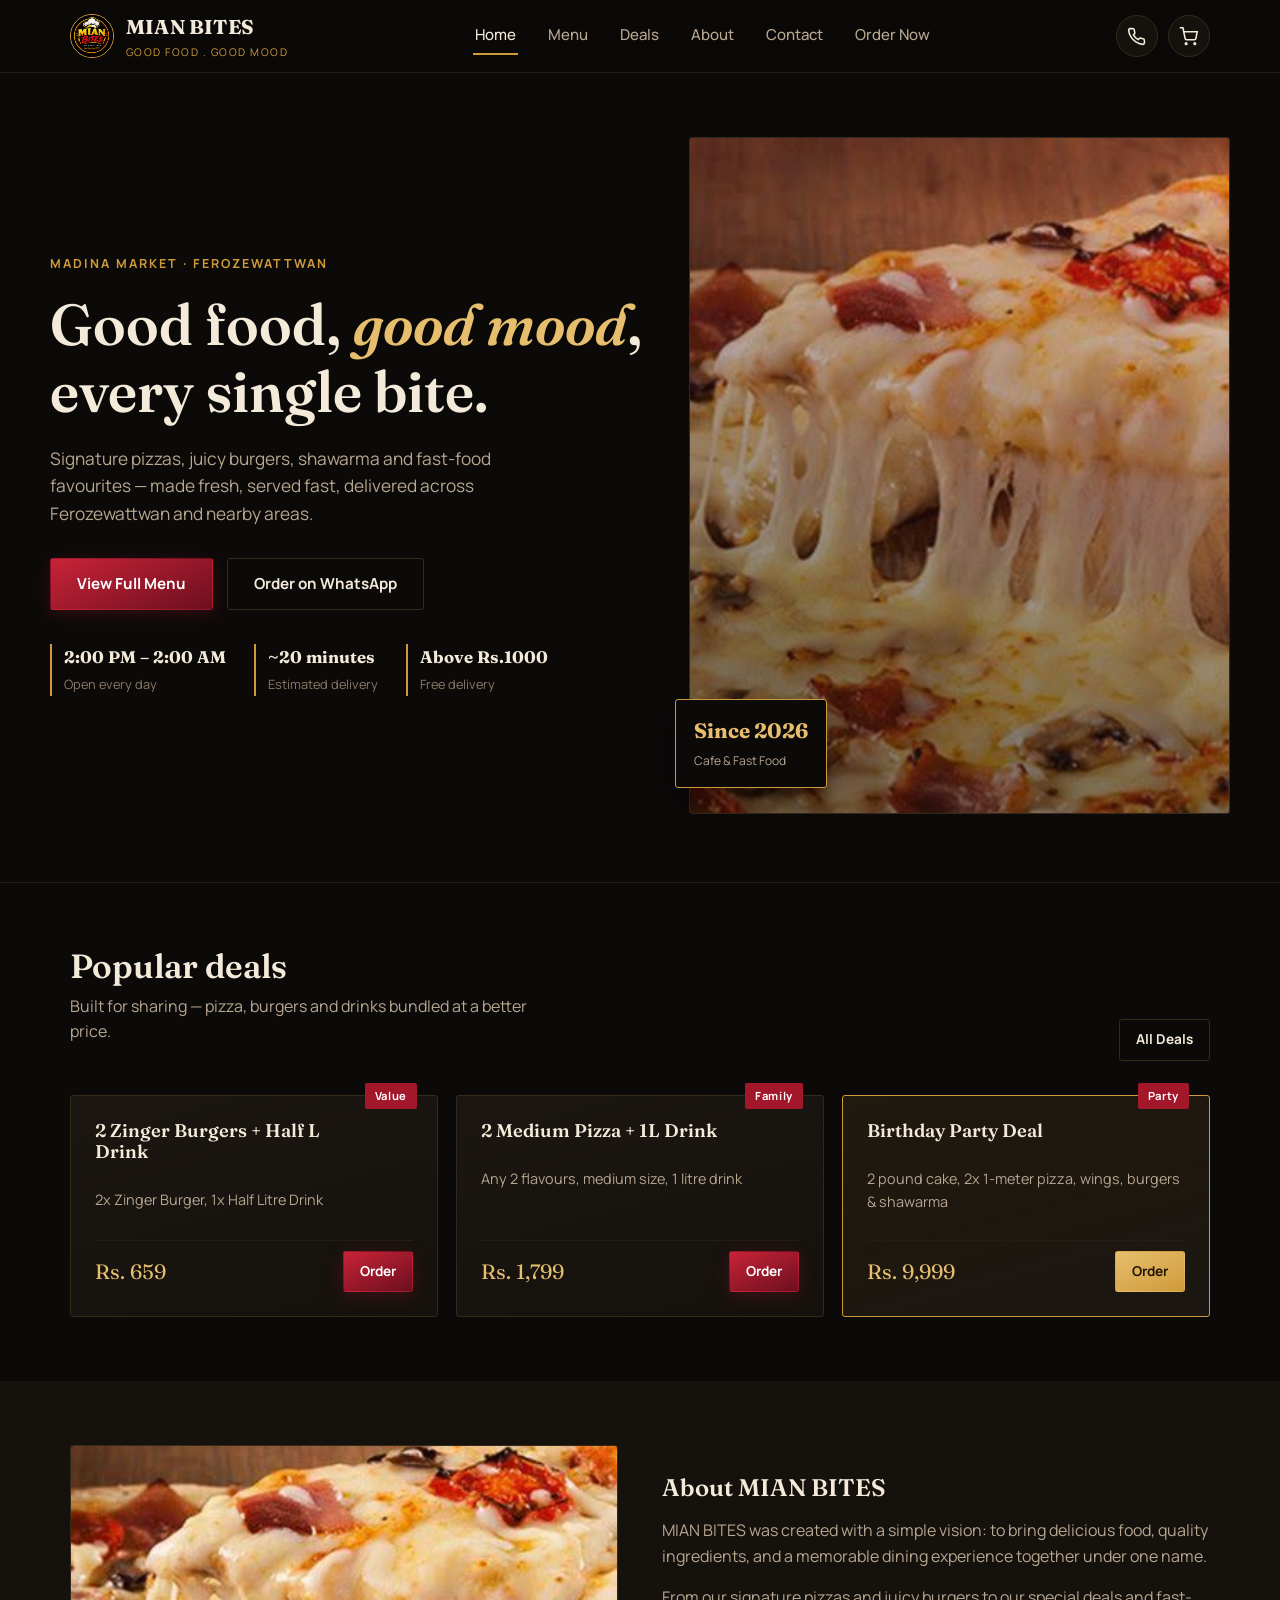
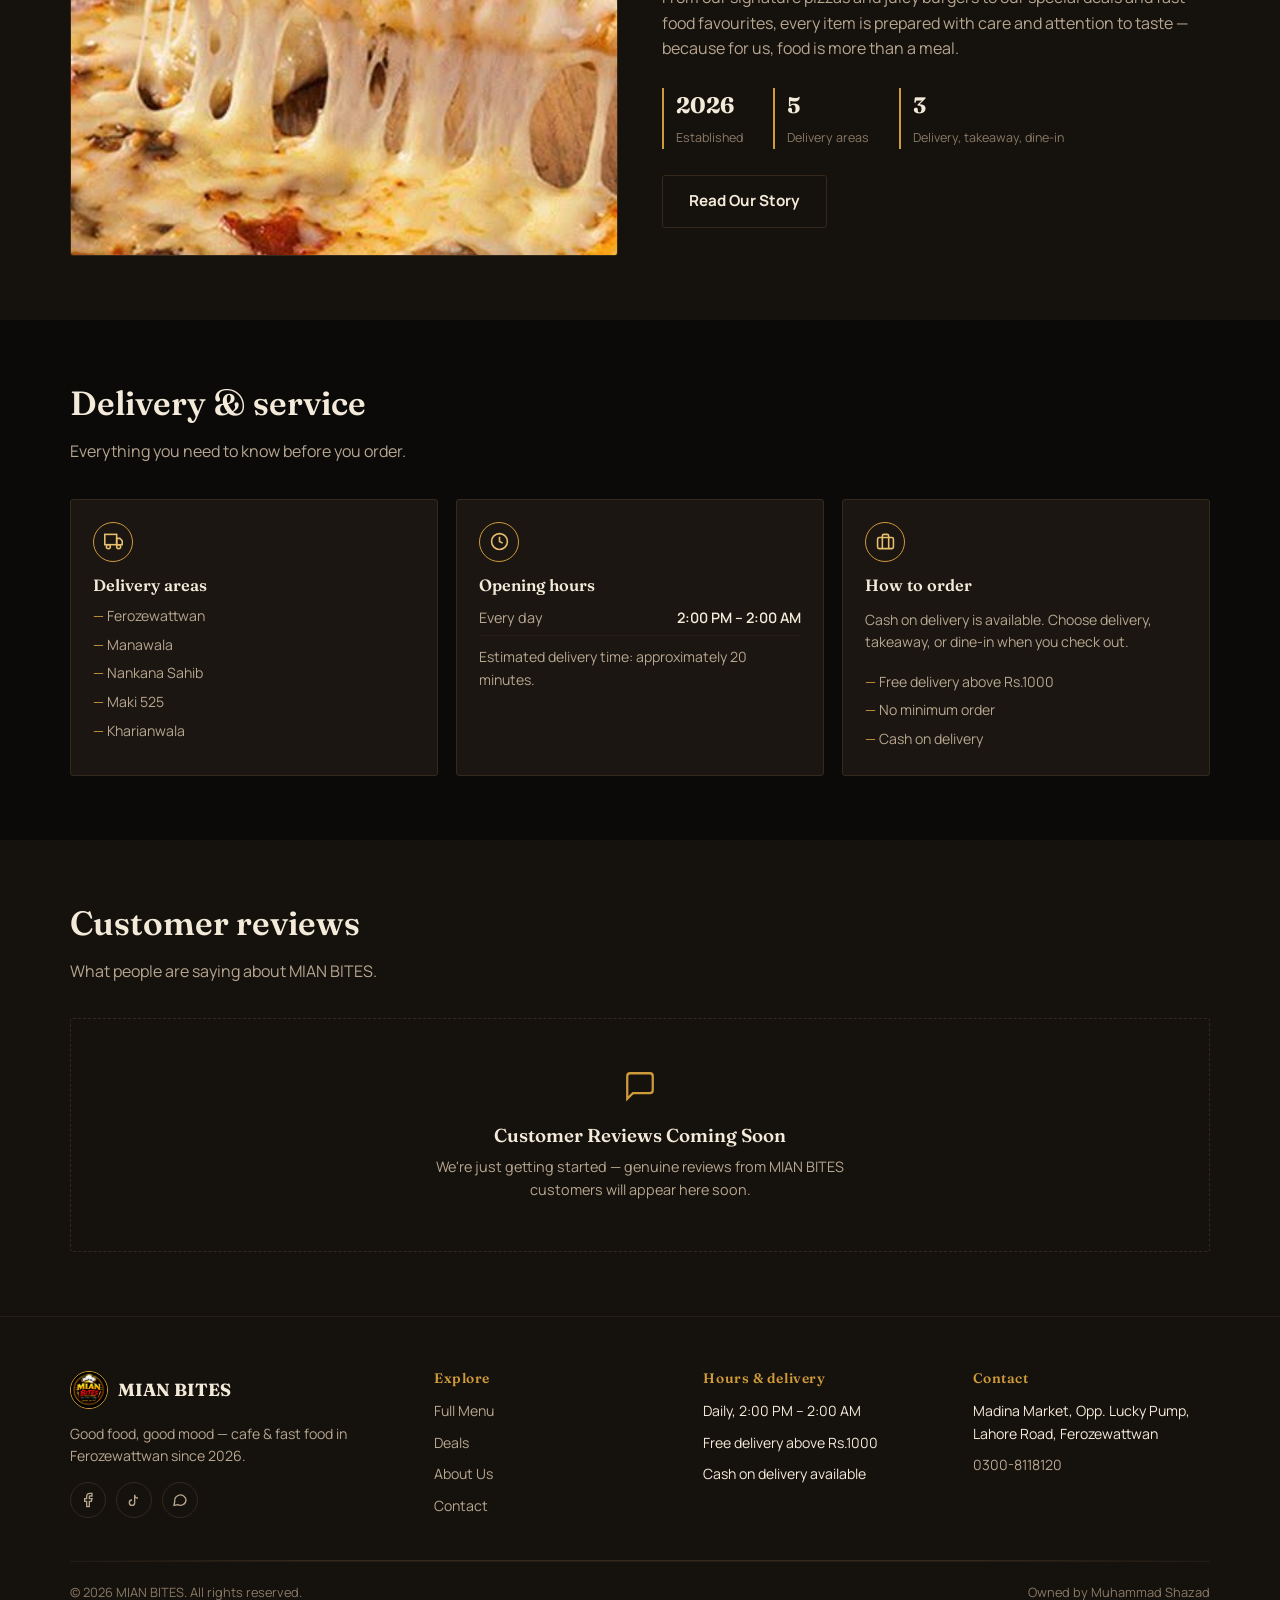
<file: index.html>
<!DOCTYPE html>
<html lang="en">
<head>
<meta charset="UTF-8">
<meta name="viewport" content="width=device-width, initial-scale=1">
<title>MIAN BITES — Cafe & Fast Food in Ferozewattwan | Good Food . Good Mood</title>
<meta name="description" content="MIAN BITES is a cafe & fast food restaurant in Ferozewattwan serving pizza, burgers, shawarma, wraps, pasta and wings. Order online for delivery, takeaway or dine-in.">
<link rel="icon" href="logo.jpeg">
<link rel="manifest" href="manifest.json">
<meta name="theme-color" content="#0c0a09">
<link rel="stylesheet" href="style.css">
</head>
<body>

<header class="site-header">
  <div class="container">
    <a href="index.html" class="brand">
      <img src="logo.jpg" alt="MIAN BITES logo" class="brand-logo">
      <span>
        <span class="brand-name">MIAN BITES</span>
        <span class="brand-tagline">GOOD FOOD . GOOD MOOD</span>
      </span>
    </a>
    <nav class="main-nav" id="mainNav">
      <a href="index.html" aria-current="page">Home</a>
      <a href="menu.html">Menu</a>
      <a href="deals.html">Deals</a>
      <a href="about.html">About</a>
      <a href="contact.html">Contact</a>
      <a href="order.html">Order Now</a>
    </nav>
    <div class="header-actions">
      <a href="tel:+923008118120" class="icon-btn" aria-label="Call MIAN BITES">
        <svg viewBox="0 0 24 24" fill="none" stroke="currentColor" stroke-width="2"><path d="M22 16.92v3a2 2 0 0 1-2.18 2 19.79 19.79 0 0 1-8.63-3.07 19.5 19.5 0 0 1-6-6 19.79 19.79 0 0 1-3.07-8.67A2 2 0 0 1 4.11 2h3a2 2 0 0 1 2 1.72c.127.96.361 1.903.7 2.81a2 2 0 0 1-.45 2.11L8.09 9.91a16 16 0 0 0 6 6l1.27-1.27a2 2 0 0 1 2.11-.45c.907.339 1.85.573 2.81.7A2 2 0 0 1 22 16.92z"/></svg>
      </a>
      <button type="button" class="icon-btn js-open-cart" aria-label="Open cart">
        <svg viewBox="0 0 24 24" fill="none" stroke="currentColor" stroke-width="2"><circle cx="9" cy="21" r="1"/><circle cx="20" cy="21" r="1"/><path d="M1 1h4l2.68 13.39a2 2 0 0 0 2 1.61h9.72a2 2 0 0 0 2-1.61L23 6H6"/></svg>
        <span class="cart-count">0</span>
      </button>
      <button type="button" class="nav-toggle" id="navToggle" aria-label="Open menu" aria-expanded="false">
        <svg viewBox="0 0 24 24" fill="none" stroke="currentColor" stroke-width="2"><path d="M3 6h18M3 12h18M3 18h18"/></svg>
      </button>
    </div>
  </div>
</header>

<main>

  <section class="hero">
    <div class="container hero-grid">
      <div class="hero-copy">
        <div class="hero-eyebrow">MADINA MARKET · FEROZEWATTWAN</div>
        <h1>Good food, <em>good mood</em>, every single bite.</h1>
        <p class="lead">Signature pizzas, juicy burgers, shawarma and fast-food favourites — made fresh, served fast, delivered across Ferozewattwan and nearby areas.</p>
        <div class="hero-ctas">
          <a href="menu.html" class="btn btn-primary">View Full Menu</a>
          <a href="order.html" class="btn btn-outline">Order on WhatsApp</a>
        </div>
        <div class="hero-meta">
          <div class="hero-meta-item">
            <strong>2:00 PM – 2:00 AM</strong>
            <span>Open every day</span>
          </div>
          <div class="hero-meta-item">
            <strong>~20 minutes</strong>
            <span>Estimated delivery</span>
          </div>
          <div class="hero-meta-item">
            <strong>Above Rs.1000</strong>
            <span>Free delivery</span>
          </div>
        </div>
      </div>
      <div class="hero-media">
        <div class="hero-media-frame">
          <img src="hero-pizza.jpeg" alt="Signature pizza from MIAN BITES">
        </div>
        <div class="hero-badge">
          <strong>Since 2026</strong>
          <span>Cafe & Fast Food</span>
        </div>
      </div>
    </div>
  </section>

  <section class="section">
    <div class="container">
      <div class="section-head">
        <div>
          <h2>Popular deals</h2>
          <p>Built for sharing — pizza, burgers and drinks bundled at a better price.</p>
        </div>
        <a href="deals.html" class="btn btn-outline btn-sm">All Deals</a>
      </div>
      <div class="card-grid">

        <div class="deal-card" data-tag="Value">
          <h3>2 Zinger Burgers + Half L Drink</h3>
          <p class="deal-items">2x Zinger Burger, 1x Half Litre Drink</p>
          <div class="deal-footer">
            <span class="deal-price">Rs. 659</span>
            <a href="deals.html" class="btn btn-primary btn-sm">Order</a>
          </div>
        </div>

        <div class="deal-card" data-tag="Family">
          <h3>2 Medium Pizza + 1L Drink</h3>
          <p class="deal-items">Any 2 flavours, medium size, 1 litre drink</p>
          <div class="deal-footer">
            <span class="deal-price">Rs. 1,799</span>
            <a href="deals.html" class="btn btn-primary btn-sm">Order</a>
          </div>
        </div>

        <div class="deal-card birthday-deal" data-tag="Party">
          <h3>Birthday Party Deal</h3>
          <p class="deal-items">2 pound cake, 2x 1-meter pizza, wings, burgers & shawarma</p>
          <div class="deal-footer">
            <span class="deal-price">Rs. 9,999</span>
            <a href="deals.html" class="btn btn-gold btn-sm">Order</a>
          </div>
        </div>

      </div>
    </div>
  </section>

  <section class="section section-alt">
    <div class="container two-col">
      <div class="about-media">
        <img src="hero-pizza.jpeg" alt="MIAN BITES freshly prepared pizza">
      </div>
      <div class="about-copy">
        <h2 style="margin-bottom:16px;">About MIAN BITES</h2>
        <p>MIAN BITES was created with a simple vision: to bring delicious food, quality ingredients, and a memorable dining experience together under one name.</p>
        <p>From our signature pizzas and juicy burgers to our special deals and fast-food favourites, every item is prepared with care and attention to taste — because for us, food is more than a meal.</p>
        <div class="stat-row">
          <div class="stat"><strong>2026</strong><span>Established</span></div>
          <div class="stat"><strong>5</strong><span>Delivery areas</span></div>
          <div class="stat"><strong>3</strong><span>Delivery, takeaway, dine-in</span></div>
        </div>
        <a href="about.html" class="btn btn-outline" style="margin-top:26px;">Read Our Story</a>
      </div>
    </div>
  </section>

  <section class="section">
    <div class="container">
      <div class="section-title-solo">
        <h2>Delivery & service</h2>
        <p>Everything you need to know before you order.</p>
      </div>
      <div class="info-grid">

        <div class="info-card">
          <div class="info-icon"><svg viewBox="0 0 24 24" fill="none" stroke="currentColor" stroke-width="2"><rect x="1" y="3" width="15" height="13"/><path d="M16 8h4l3 3v5h-7V8z"/><circle cx="5.5" cy="18.5" r="2.5"/><circle cx="18.5" cy="18.5" r="2.5"/></svg></div>
          <h3>Delivery areas</h3>
          <ul>
            <li>Ferozewattwan</li>
            <li>Manawala</li>
            <li>Nankana Sahib</li>
            <li>Maki 525</li>
            <li>Kharianwala</li>
          </ul>
        </div>

        <div class="info-card">
          <div class="info-icon"><svg viewBox="0 0 24 24" fill="none" stroke="currentColor" stroke-width="2"><circle cx="12" cy="12" r="10"/><path d="M12 6v6l4 2"/></svg></div>
          <h3>Opening hours</h3>
          <table class="hours-table">
            <tr><td>Every day</td><td>2:00 PM – 2:00 AM</td></tr>
          </table>
          <p style="margin-top:10px;">Estimated delivery time: approximately 20 minutes.</p>
        </div>

        <div class="info-card">
          <div class="info-icon"><svg viewBox="0 0 24 24" fill="none" stroke="currentColor" stroke-width="2"><rect x="2" y="7" width="20" height="14" rx="2"/><path d="M16 21V5a2 2 0 0 0-2-2h-4a2 2 0 0 0-2 2v16"/></svg></div>
          <h3>How to order</h3>
          <p>Cash on delivery is available. Choose delivery, takeaway, or dine-in when you check out.</p>
          <ul>
            <li>Free delivery above Rs.1000</li>
            <li>No minimum order</li>
            <li>Cash on delivery</li>
          </ul>
        </div>

      </div>
    </div>
  </section>

  <section class="section section-alt">
    <div class="container">
      <div class="section-title-solo">
        <h2>Customer reviews</h2>
        <p>What people are saying about MIAN BITES.</p>
      </div>
      <div class="reviews-empty">
        <svg viewBox="0 0 24 24" fill="none" stroke="currentColor" stroke-width="1.6"><path d="M21 15a2 2 0 0 1-2 2H7l-4 4V5a2 2 0 0 1 2-2h14a2 2 0 0 1 2 2z"/></svg>
        <h3>Customer Reviews Coming Soon</h3>
        <p>We're just getting started — genuine reviews from MIAN BITES customers will appear here soon.</p>
      </div>
    </div>
  </section>

</main>

<footer class="site-footer">
  <div class="container">
    <div class="footer-grid">
      <div class="footer-col">
        <div class="footer-brand">
          <img src="logo.jpg" alt="MIAN BITES logo">
          <strong>MIAN BITES</strong>
        </div>
        <p>Good food, good mood — cafe & fast food in Ferozewattwan since 2026.</p>
        <div class="social-row">
          <a href="https://www.facebook.com/share/1FKU7Yk7Wx/" target="_blank" rel="noopener" aria-label="Facebook"><svg viewBox="0 0 24 24" fill="none" stroke="currentColor" stroke-width="2"><path d="M18 2h-3a5 5 0 0 0-5 5v3H7v4h3v8h4v-8h3l1-4h-4V7a1 1 0 0 1 1-1h3z"/></svg></a>
          <a href="https://www.tiktok.com/@usama.facts?_r=1&_t=ZN-9A40J8oy7fC" target="_blank" rel="noopener" aria-label="TikTok"><svg viewBox="0 0 24 24" fill="none" stroke="currentColor" stroke-width="2"><path d="M9 12a4 4 0 1 0 4 4V4a5 5 0 0 0 5 5"/></svg></a>
          <a href="https://wa.me/923008118120" target="_blank" rel="noopener" aria-label="WhatsApp"><svg viewBox="0 0 24 24" fill="none" stroke="currentColor" stroke-width="2"><path d="M21 11.5a8.5 8.5 0 0 1-12.4 7.55L3 20l1.05-5.4A8.5 8.5 0 1 1 21 11.5z"/></svg></a>
        </div>
      </div>
      <div class="footer-col">
        <h4>Explore</h4>
        <ul>
          <li><a href="menu.html">Full Menu</a></li>
          <li><a href="deals.html">Deals</a></li>
          <li><a href="about.html">About Us</a></li>
          <li><a href="contact.html">Contact</a></li>
        </ul>
      </div>
      <div class="footer-col">
        <h4>Hours & delivery</h4>
        <ul>
          <li>Daily, 2:00 PM – 2:00 AM</li>
          <li>Free delivery above Rs.1000</li>
          <li>Cash on delivery available</li>
        </ul>
      </div>
      <div class="footer-col">
        <h4>Contact</h4>
        <ul>
          <li>Madina Market, Opp. Lucky Pump, Lahore Road, Ferozewattwan</li>
          <li><a href="tel:+923008118120">0300-8118120</a></li>
        </ul>
      </div>
    </div>
    <hr class="faint-rule">
    <div class="footer-bottom">
      <span>&copy; <span id="year"></span> MIAN BITES. All rights reserved.</span>
      <span>Owned by Muhammad Shazad</span>
    </div>
  </div>
</footer>

<div class="cart-drawer-overlay" id="drawerOverlay"></div>
<aside class="cart-drawer" id="cartDrawer">
  <div class="cart-drawer-head">
    <h3>Your Cart</h3>
    <button type="button" class="icon-btn" id="drawerClose" aria-label="Close cart">
      <svg viewBox="0 0 24 24" fill="none" stroke="currentColor" stroke-width="2"><path d="M18 6 6 18M6 6l12 12"/></svg>
    </button>
  </div>
  <div class="cart-drawer-body" id="drawerBody"></div>
  <div class="cart-drawer-foot" id="drawerFoot"></div>
</aside>

<div class="mobile-order-bar">
  <a href="order.html" class="btn btn-primary btn-block">View Cart · <span id="mobileBarTotal">Rs. 0</span></a>
</div>

<script src="script.js"></script>
</body>
</html>
</file>
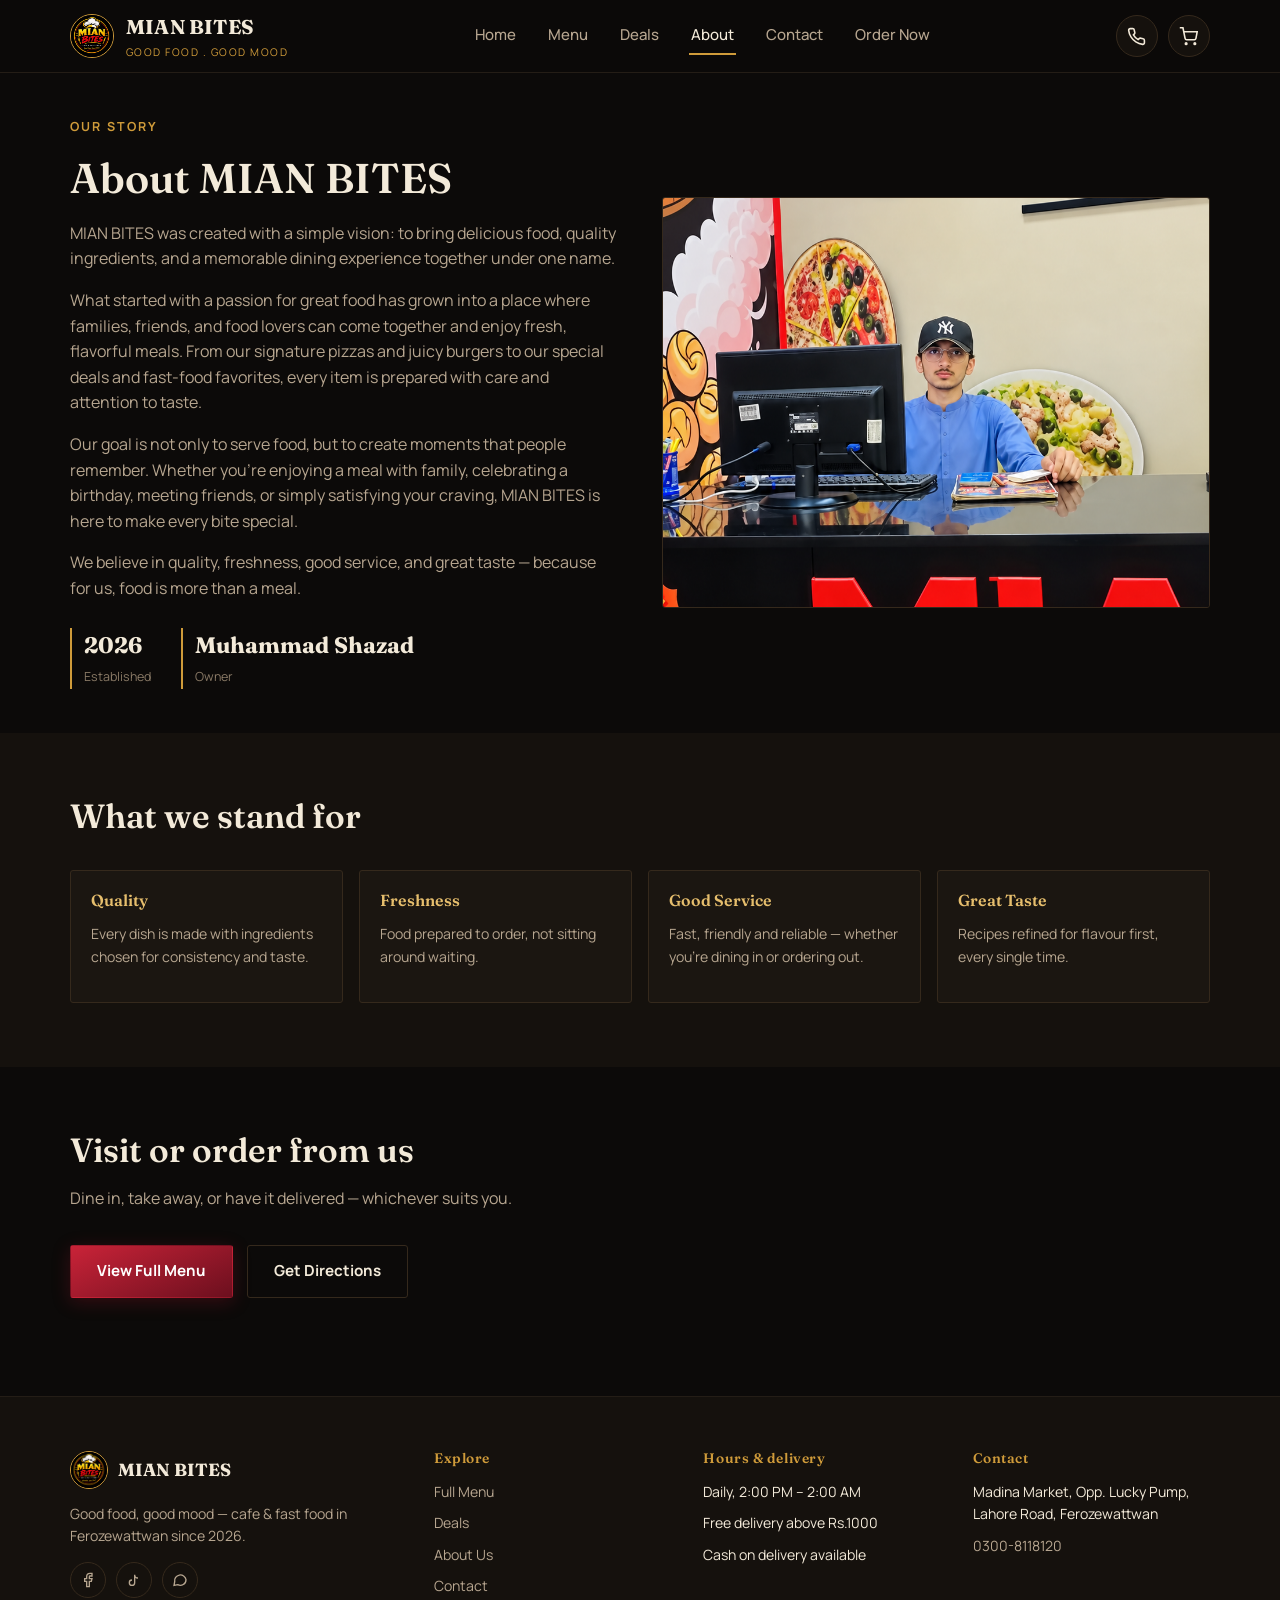
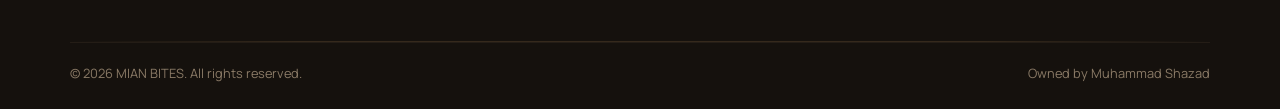
<file: about.html>
<!DOCTYPE html>
<html lang="en">
<head>
<meta charset="UTF-8">
<meta name="viewport" content="width=device-width, initial-scale=1">
<title>About Us — MIAN BITES | Our Story</title>
<meta name="description" content="Learn the story behind MIAN BITES, a cafe & fast food restaurant in Ferozewattwan founded by Muhammad Shazad in 2026, built around quality, freshness and great taste.">
<link rel="icon" href="logo.jpg">
<link rel="manifest" href="manifest.json">
<meta name="theme-color" content="#0c0a09">
<link rel="stylesheet" href="style.css">
</head>
<body>

<header class="site-header">
  <div class="container">
    <a href="index.html" class="brand">
      <img src="logo.jpg" alt="MIAN BITES logo" class="brand-logo">
      <span>
        <span class="brand-name">MIAN BITES</span>
        <span class="brand-tagline">GOOD FOOD . GOOD MOOD</span>
      </span>
    </a>
    <nav class="main-nav" id="mainNav">
      <a href="index.html">Home</a>
      <a href="menu.html">Menu</a>
      <a href="deals.html">Deals</a>
      <a href="about.html" aria-current="page">About</a>
      <a href="contact.html">Contact</a>
      <a href="order.html">Order Now</a>
    </nav>
    <div class="header-actions">
      <a href="tel:+923008118120" class="icon-btn" aria-label="Call MIAN BITES">
        <svg viewBox="0 0 24 24" fill="none" stroke="currentColor" stroke-width="2"><path d="M22 16.92v3a2 2 0 0 1-2.18 2 19.79 19.79 0 0 1-8.63-3.07 19.5 19.5 0 0 1-6-6 19.79 19.79 0 0 1-3.07-8.67A2 2 0 0 1 4.11 2h3a2 2 0 0 1 2 1.72c.127.96.361 1.903.7 2.81a2 2 0 0 1-.45 2.11L8.09 9.91a16 16 0 0 0 6 6l1.27-1.27a2 2 0 0 1 2.11-.45c.907.339 1.85.573 2.81.7A2 2 0 0 1 22 16.92z"/></svg>
      </a>
      <button type="button" class="icon-btn js-open-cart" aria-label="Open cart">
        <svg viewBox="0 0 24 24" fill="none" stroke="currentColor" stroke-width="2"><circle cx="9" cy="21" r="1"/><circle cx="20" cy="21" r="1"/><path d="M1 1h4l2.68 13.39a2 2 0 0 0 2 1.61h9.72a2 2 0 0 0 2-1.61L23 6H6"/></svg>
        <span class="cart-count">0</span>
      </button>
      <button type="button" class="nav-toggle" id="navToggle" aria-label="Open menu" aria-expanded="false">
        <svg viewBox="0 0 24 24" fill="none" stroke="currentColor" stroke-width="2"><path d="M3 6h18M3 12h18M3 18h18"/></svg>
      </button>
    </div>
  </div>
</header>

<main>
  <section class="section-tight">
    <div class="container two-col">
      <div class="about-copy">
        <div class="hero-eyebrow">OUR STORY</div>
        <h1 style="font-size:clamp(1.9rem,4vw,2.6rem); margin-bottom:18px;">About MIAN BITES</h1>
        <p>MIAN BITES was created with a simple vision: to bring delicious food, quality ingredients, and a memorable dining experience together under one name.</p>
        <p>What started with a passion for great food has grown into a place where families, friends, and food lovers can come together and enjoy fresh, flavorful meals. From our signature pizzas and juicy burgers to our special deals and fast-food favorites, every item is prepared with care and attention to taste.</p>
        <p>Our goal is not only to serve food, but to create moments that people remember. Whether you're enjoying a meal with family, celebrating a birthday, meeting friends, or simply satisfying your craving, MIAN BITES is here to make every bite special.</p>
        <p>We believe in quality, freshness, good service, and great taste — because for us, food is more than a meal.</p>
        <div class="stat-row">
          <div class="stat"><strong>2026</strong><span>Established</span></div>
          <div class="stat"><strong>Muhammad Shazad</strong><span>Owner</span></div>
        </div>
      </div>
      <div class="about-media">
        <img src="usama.png" alt="MIAN BITES signature pizza">
      </div>
    </div>
  </section>

  <section class="section section-alt">
    <div class="container">
      <div class="section-title-solo">
        <h2>What we stand for</h2>
      </div>
      <div class="value-grid">
        <div class="value-card">
          <h3>Quality</h3>
          <p>Every dish is made with ingredients chosen for consistency and taste.</p>
        </div>
        <div class="value-card">
          <h3>Freshness</h3>
          <p>Food prepared to order, not sitting around waiting.</p>
        </div>
        <div class="value-card">
          <h3>Good Service</h3>
          <p>Fast, friendly and reliable — whether you're dining in or ordering out.</p>
        </div>
        <div class="value-card">
          <h3>Great Taste</h3>
          <p>Recipes refined for flavour first, every single time.</p>
        </div>
      </div>
    </div>
  </section>

  <section class="section">
    <div class="container">
      <div class="section-title-solo">
        <h2>Visit or order from us</h2>
        <p>Dine in, take away, or have it delivered — whichever suits you.</p>
      </div>
      <div class="hero-ctas">
        <a href="menu.html" class="btn btn-primary">View Full Menu</a>
        <a href="contact.html" class="btn btn-outline">Get Directions</a>
      </div>
    </div>
  </section>
</main>

<footer class="site-footer">
  <div class="container">
    <div class="footer-grid">
      <div class="footer-col">
        <div class="footer-brand">
          <img src="logo.jpg" alt="MIAN BITES logo">
          <strong>MIAN BITES</strong>
        </div>
        <p>Good food, good mood — cafe & fast food in Ferozewattwan since 2026.</p>
        <div class="social-row">
          <a href="https://www.facebook.com/share/1FKU7Yk7Wx/" target="_blank" rel="noopener" aria-label="Facebook"><svg viewBox="0 0 24 24" fill="none" stroke="currentColor" stroke-width="2"><path d="M18 2h-3a5 5 0 0 0-5 5v3H7v4h3v8h4v-8h3l1-4h-4V7a1 1 0 0 1 1-1h3z"/></svg></a>
          <a href="https://www.tiktok.com/@usama.facts?_r=1&_t=ZN-9A40J8oy7fC" target="_blank" rel="noopener" aria-label="TikTok"><svg viewBox="0 0 24 24" fill="none" stroke="currentColor" stroke-width="2"><path d="M9 12a4 4 0 1 0 4 4V4a5 5 0 0 0 5 5"/></svg></a>
          <a href="https://wa.me/923008118120" target="_blank" rel="noopener" aria-label="WhatsApp"><svg viewBox="0 0 24 24" fill="none" stroke="currentColor" stroke-width="2"><path d="M21 11.5a8.5 8.5 0 0 1-12.4 7.55L3 20l1.05-5.4A8.5 8.5 0 1 1 21 11.5z"/></svg></a>
        </div>
      </div>
      <div class="footer-col">
        <h4>Explore</h4>
        <ul>
          <li><a href="menu.html">Full Menu</a></li>
          <li><a href="deals.html">Deals</a></li>
          <li><a href="about.html">About Us</a></li>
          <li><a href="contact.html">Contact</a></li>
        </ul>
      </div>
      <div class="footer-col">
        <h4>Hours & delivery</h4>
        <ul>
          <li>Daily, 2:00 PM – 2:00 AM</li>
          <li>Free delivery above Rs.1000</li>
          <li>Cash on delivery available</li>
        </ul>
      </div>
      <div class="footer-col">
        <h4>Contact</h4>
        <ul>
          <li>Madina Market, Opp. Lucky Pump, Lahore Road, Ferozewattwan</li>
          <li><a href="tel:+923008118120">0300-8118120</a></li>
        </ul>
      </div>
    </div>
    <hr class="faint-rule">
    <div class="footer-bottom">
      <span>&copy; <span id="year"></span> MIAN BITES. All rights reserved.</span>
      <span>Owned by Muhammad Shazad</span>
    </div>
  </div>
</footer>

<div class="cart-drawer-overlay" id="drawerOverlay"></div>
<aside class="cart-drawer" id="cartDrawer">
  <div class="cart-drawer-head">
    <h3>Your Cart</h3>
    <button type="button" class="icon-btn" id="drawerClose" aria-label="Close cart">
      <svg viewBox="0 0 24 24" fill="none" stroke="currentColor" stroke-width="2"><path d="M18 6 6 18M6 6l12 12"/></svg>
    </button>
  </div>
  <div class="cart-drawer-body" id="drawerBody"></div>
  <div class="cart-drawer-foot" id="drawerFoot"></div>
</aside>

<div class="mobile-order-bar">
  <a href="order.html" class="btn btn-primary btn-block">View Cart · <span id="mobileBarTotal">Rs. 0</span></a>
</div>

<script src="script.js"></script>
</body>
</html
</file>
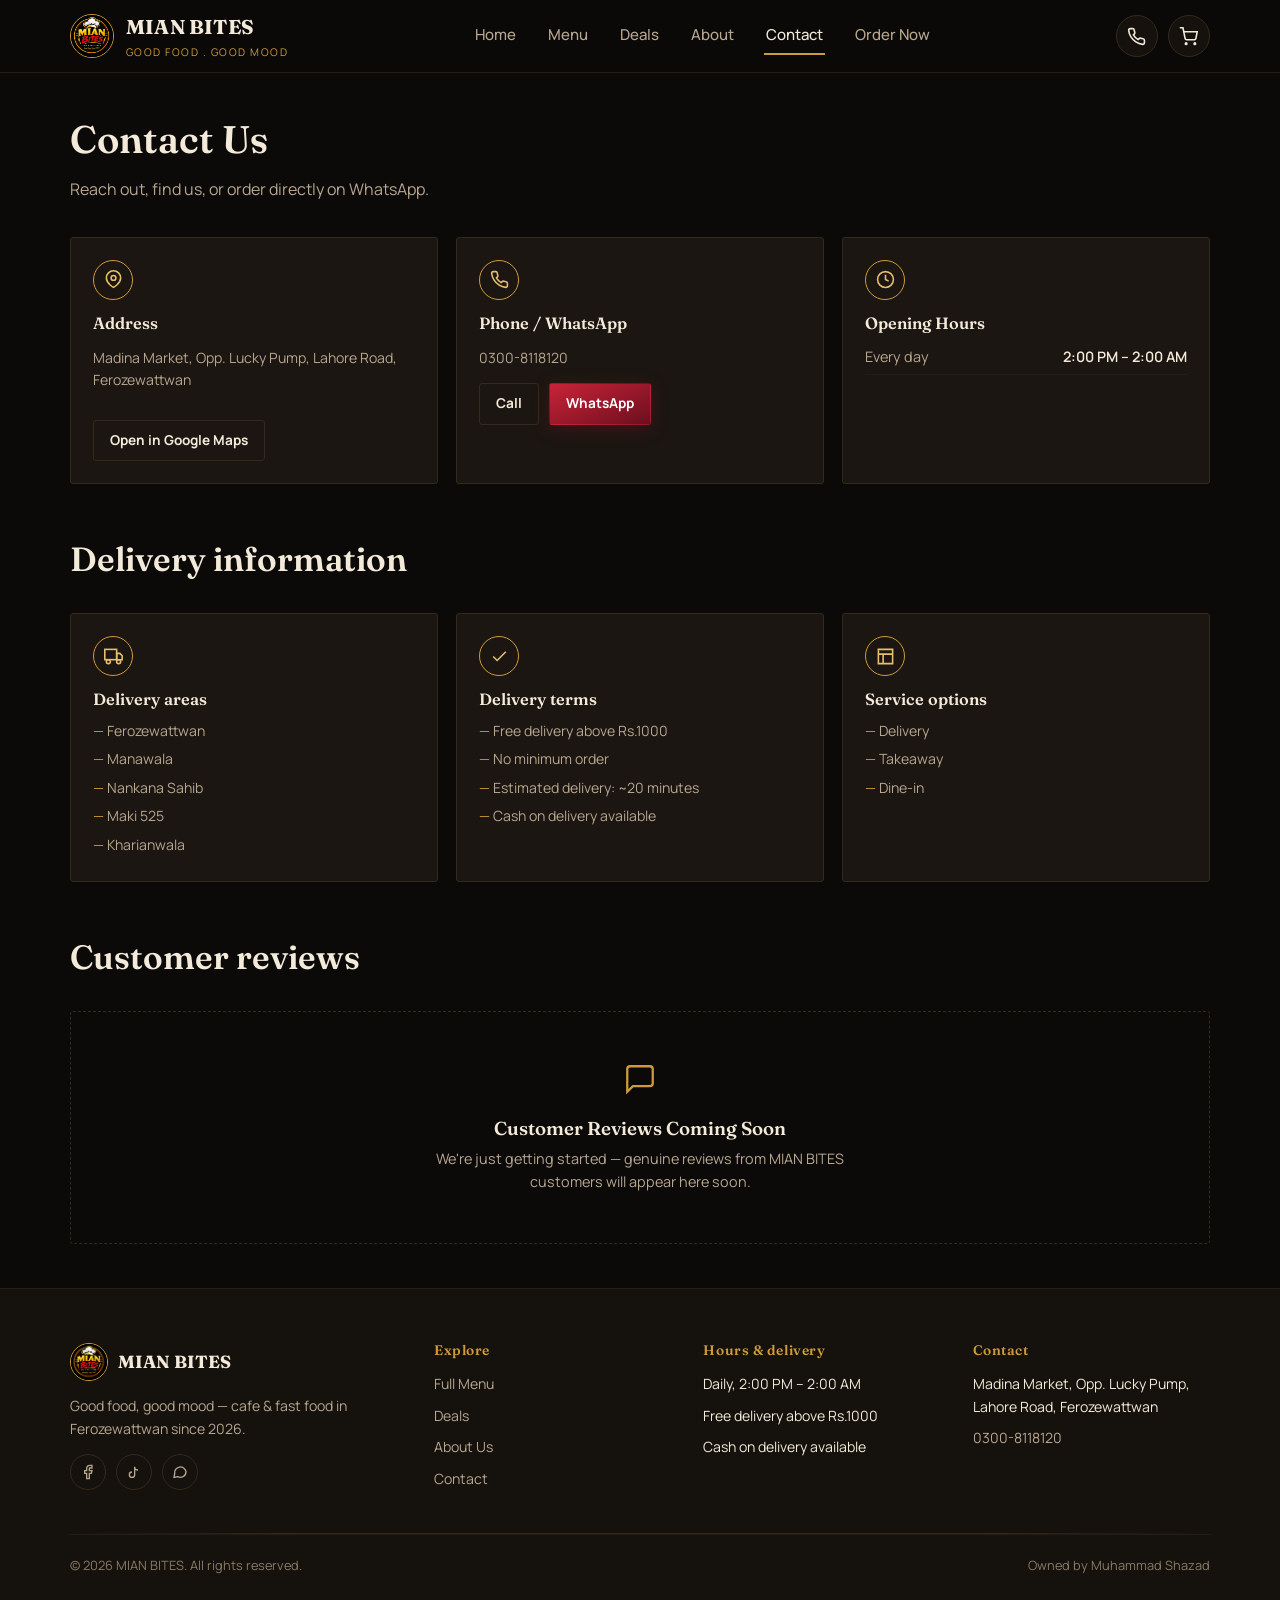
<file: contact.html>
<!DOCTYPE html>
<html lang="en">
<head>
<meta charset="UTF-8">
<meta name="viewport" content="width=device-width, initial-scale=1">
<title>Contact Us — MIAN BITES | Location, Phone & Hours</title>
<meta name="description" content="Contact MIAN BITES in Ferozewattwan. Call or WhatsApp 0300-8118120, find us on Google Maps at Madina Market, Opp. Lucky Pump, Lahore Road, and see our opening hours.">
<link rel="icon" href="logo.jpg">
<link rel="manifest" href="manifest.json">
<meta name="theme-color" content="#0c0a09">
<link rel="stylesheet" href="style.css">
</head>
<body>

<header class="site-header">
  <div class="container">
    <a href="index.html" class="brand">
      <img src="logo.jpg" alt="MIAN BITES logo" class="brand-logo">
      <span>
        <span class="brand-name">MIAN BITES</span>
        <span class="brand-tagline">GOOD FOOD . GOOD MOOD</span>
      </span>
    </a>
    <nav class="main-nav" id="mainNav">
      <a href="index.html">Home</a>
      <a href="menu.html">Menu</a>
      <a href="deals.html">Deals</a>
      <a href="about.html">About</a>
      <a href="contact.html" aria-current="page">Contact</a>
      <a href="order.html">Order Now</a>
    </nav>
    <div class="header-actions">
      <a href="tel:+923008118120" class="icon-btn" aria-label="Call MIAN BITES">
        <svg viewBox="0 0 24 24" fill="none" stroke="currentColor" stroke-width="2"><path d="M22 16.92v3a2 2 0 0 1-2.18 2 19.79 19.79 0 0 1-8.63-3.07 19.5 19.5 0 0 1-6-6 19.79 19.79 0 0 1-3.07-8.67A2 2 0 0 1 4.11 2h3a2 2 0 0 1 2 1.72c.127.96.361 1.903.7 2.81a2 2 0 0 1-.45 2.11L8.09 9.91a16 16 0 0 0 6 6l1.27-1.27a2 2 0 0 1 2.11-.45c.907.339 1.85.573 2.81.7A2 2 0 0 1 22 16.92z"/></svg>
      </a>
      <button type="button" class="icon-btn js-open-cart" aria-label="Open cart">
        <svg viewBox="0 0 24 24" fill="none" stroke="currentColor" stroke-width="2"><circle cx="9" cy="21" r="1"/><circle cx="20" cy="21" r="1"/><path d="M1 1h4l2.68 13.39a2 2 0 0 0 2 1.61h9.72a2 2 0 0 0 2-1.61L23 6H6"/></svg>
        <span class="cart-count">0</span>
      </button>
      <button type="button" class="nav-toggle" id="navToggle" aria-label="Open menu" aria-expanded="false">
        <svg viewBox="0 0 24 24" fill="none" stroke="currentColor" stroke-width="2"><path d="M3 6h18M3 12h18M3 18h18"/></svg>
      </button>
    </div>
  </div>
</header>

<main>
  <section class="section-tight">
    <div class="container">
      <div class="section-title-solo">
        <h1 style="font-size:clamp(1.8rem,4vw,2.4rem);">Contact Us</h1>
        <p>Reach out, find us, or order directly on WhatsApp.</p>
      </div>

      <div class="info-grid">

        <div class="info-card">
          <div class="info-icon"><svg viewBox="0 0 24 24" fill="none" stroke="currentColor" stroke-width="2"><path d="M21 10c0 7-9 12-9 12s-9-5-9-12a9 9 0 0 1 18 0z"/><circle cx="12" cy="10" r="3"/></svg></div>
          <h3>Address</h3>
          <p>Madina Market, Opp. Lucky Pump, Lahore Road, Ferozewattwan</p>
          <a href="https://maps.app.goo.gl/xaWD2Xo5qurAsnRw7" target="_blank" rel="noopener" class="btn btn-outline btn-sm" style="margin-top:14px;">Open in Google Maps</a>
        </div>

        <div class="info-card">
          <div class="info-icon"><svg viewBox="0 0 24 24" fill="none" stroke="currentColor" stroke-width="2"><path d="M22 16.92v3a2 2 0 0 1-2.18 2 19.79 19.79 0 0 1-8.63-3.07 19.5 19.5 0 0 1-6-6 19.79 19.79 0 0 1-3.07-8.67A2 2 0 0 1 4.11 2h3a2 2 0 0 1 2 1.72c.127.96.361 1.903.7 2.81a2 2 0 0 1-.45 2.11L8.09 9.91a16 16 0 0 0 6 6l1.27-1.27a2 2 0 0 1 2.11-.45c.907.339 1.85.573 2.81.7A2 2 0 0 1 22 16.92z"/></svg></div>
          <h3>Phone / WhatsApp</h3>
          <p>0300-8118120</p>
          <div style="display:flex; gap:10px; margin-top:14px; flex-wrap:wrap;">
            <a href="tel:+923008118120" class="btn btn-outline btn-sm">Call</a>
            <a href="https://wa.me/923008118120" target="_blank" rel="noopener" class="btn btn-primary btn-sm">WhatsApp</a>
          </div>
        </div>

        <div class="info-card">
          <div class="info-icon"><svg viewBox="0 0 24 24" fill="none" stroke="currentColor" stroke-width="2"><circle cx="12" cy="12" r="10"/><path d="M12 6v6l4 2"/></svg></div>
          <h3>Opening Hours</h3>
          <table class="hours-table">
            <tr><td>Every day</td><td>2:00 PM – 2:00 AM</td></tr>
          </table>
        </div>

      </div>

      <div class="section-title-solo" style="margin-top:56px;">
        <h2>Delivery information</h2>
      </div>
      <div class="info-grid">
        <div class="info-card">
          <div class="info-icon"><svg viewBox="0 0 24 24" fill="none" stroke="currentColor" stroke-width="2"><rect x="1" y="3" width="15" height="13"/><path d="M16 8h4l3 3v5h-7V8z"/><circle cx="5.5" cy="18.5" r="2.5"/><circle cx="18.5" cy="18.5" r="2.5"/></svg></div>
          <h3>Delivery areas</h3>
          <ul>
            <li>Ferozewattwan</li>
            <li>Manawala</li>
            <li>Nankana Sahib</li>
            <li>Maki 525</li>
            <li>Kharianwala</li>
          </ul>
        </div>
        <div class="info-card">
          <div class="info-icon"><svg viewBox="0 0 24 24" fill="none" stroke="currentColor" stroke-width="2"><path d="M20 6 9 17l-5-5"/></svg></div>
          <h3>Delivery terms</h3>
          <ul>
            <li>Free delivery above Rs.1000</li>
            <li>No minimum order</li>
            <li>Estimated delivery: ~20 minutes</li>
            <li>Cash on delivery available</li>
          </ul>
        </div>
        <div class="info-card">
          <div class="info-icon"><svg viewBox="0 0 24 24" fill="none" stroke="currentColor" stroke-width="2"><path d="M3 3h18v18H3z"/><path d="M3 9h18M9 21V9"/></svg></div>
          <h3>Service options</h3>
          <ul>
            <li>Delivery</li>
            <li>Takeaway</li>
            <li>Dine-in</li>
          </ul>
        </div>
      </div>

      <div class="section-title-solo" style="margin-top:56px;">
        <h2>Customer reviews</h2>
      </div>
      <div class="reviews-empty">
        <svg viewBox="0 0 24 24" fill="none" stroke="currentColor" stroke-width="1.6"><path d="M21 15a2 2 0 0 1-2 2H7l-4 4V5a2 2 0 0 1 2-2h14a2 2 0 0 1 2 2z"/></svg>
        <h3>Customer Reviews Coming Soon</h3>
        <p>We're just getting started — genuine reviews from MIAN BITES customers will appear here soon.</p>
      </div>

    </div>
  </section>
</main>

<footer class="site-footer">
  <div class="container">
    <div class="footer-grid">
      <div class="footer-col">
        <div class="footer-brand">
          <img src="logo.jpg" alt="MIAN BITES logo">
          <strong>MIAN BITES</strong>
        </div>
        <p>Good food, good mood — cafe & fast food in Ferozewattwan since 2026.</p>
        <div class="social-row">
          <a href="https://www.facebook.com/share/1FKU7Yk7Wx/" target="_blank" rel="noopener" aria-label="Facebook"><svg viewBox="0 0 24 24" fill="none" stroke="currentColor" stroke-width="2"><path d="M18 2h-3a5 5 0 0 0-5 5v3H7v4h3v8h4v-8h3l1-4h-4V7a1 1 0 0 1 1-1h3z"/></svg></a>
          <a href="https://www.tiktok.com/@usama.facts?_r=1&_t=ZN-9A40J8oy7fC" target="_blank" rel="noopener" aria-label="TikTok"><svg viewBox="0 0 24 24" fill="none" stroke="currentColor" stroke-width="2"><path d="M9 12a4 4 0 1 0 4 4V4a5 5 0 0 0 5 5"/></svg></a>
          <a href="https://wa.me/923008118120" target="_blank" rel="noopener" aria-label="WhatsApp"><svg viewBox="0 0 24 24" fill="none" stroke="currentColor" stroke-width="2"><path d="M21 11.5a8.5 8.5 0 0 1-12.4 7.55L3 20l1.05-5.4A8.5 8.5 0 1 1 21 11.5z"/></svg></a>
        </div>
      </div>
      <div class="footer-col">
        <h4>Explore</h4>
        <ul>
          <li><a href="menu.html">Full Menu</a></li>
          <li><a href="deals.html">Deals</a></li>
          <li><a href="about.html">About Us</a></li>
          <li><a href="contact.html">Contact</a></li>
        </ul>
      </div>
      <div class="footer-col">
        <h4>Hours & delivery</h4>
        <ul>
          <li>Daily, 2:00 PM – 2:00 AM</li>
          <li>Free delivery above Rs.1000</li>
          <li>Cash on delivery available</li>
        </ul>
      </div>
      <div class="footer-col">
        <h4>Contact</h4>
        <ul>
          <li>Madina Market, Opp. Lucky Pump, Lahore Road, Ferozewattwan</li>
          <li><a href="tel:+923008118120">0300-8118120</a></li>
        </ul>
      </div>
    </div>
    <hr class="faint-rule">
    <div class="footer-bottom">
      <span>&copy; <span id="year"></span> MIAN BITES. All rights reserved.</span>
      <span>Owned by Muhammad Shazad</span>
    </div>
  </div>
</footer>

<div class="cart-drawer-overlay" id="drawerOverlay"></div>
<aside class="cart-drawer" id="cartDrawer">
  <div class="cart-drawer-head">
    <h3>Your Cart</h3>
    <button type="button" class="icon-btn" id="drawerClose" aria-label="Close cart">
      <svg viewBox="0 0 24 24" fill="none" stroke="currentColor" stroke-width="2"><path d="M18 6 6 18M6 6l12 12"/></svg>
    </button>
  </div>
  <div class="cart-drawer-body" id="drawerBody"></div>
  <div class="cart-drawer-foot" id="drawerFoot"></div>
</aside>

<div class="mobile-order-bar">
  <a href="order.html" class="btn btn-primary btn-block">View Cart · <span id="mobileBarTotal">Rs. 0</span></a>
</div>

<script src="script.js"></script>
</body>
</html>
</file>
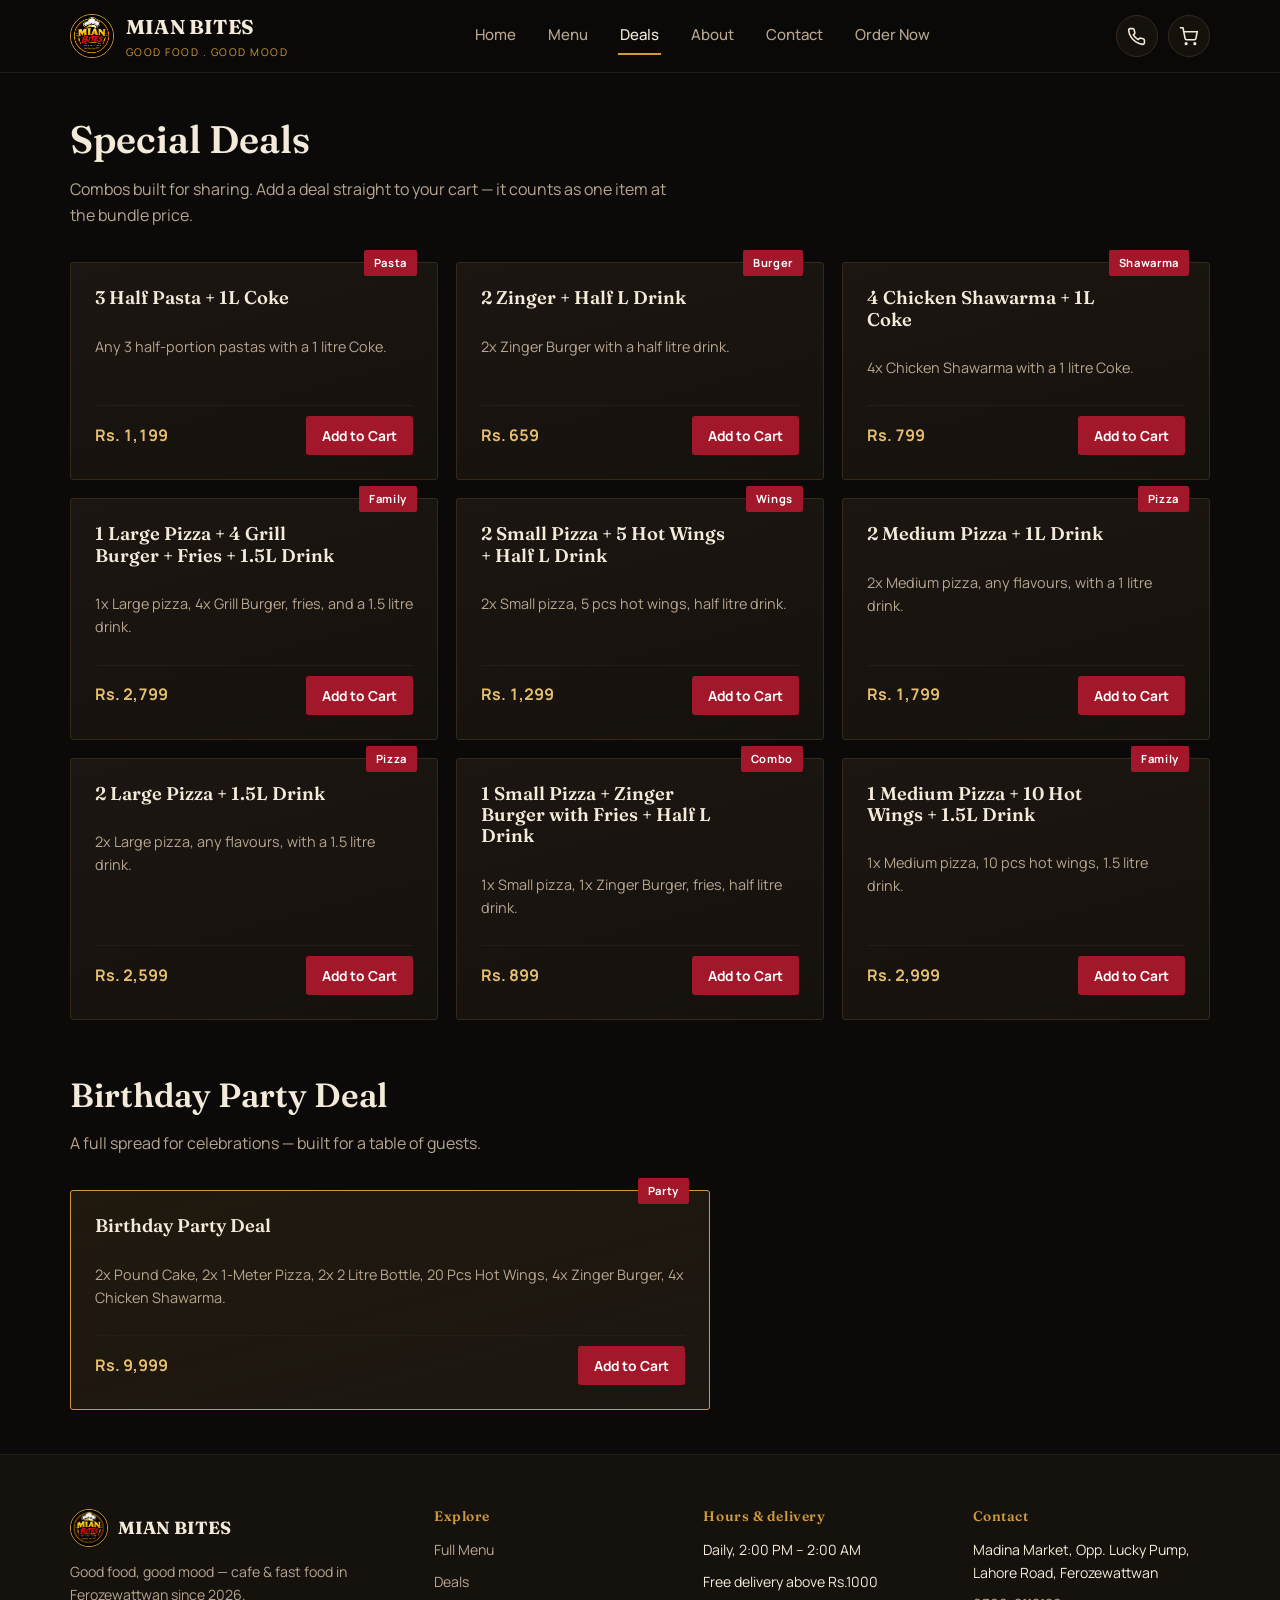
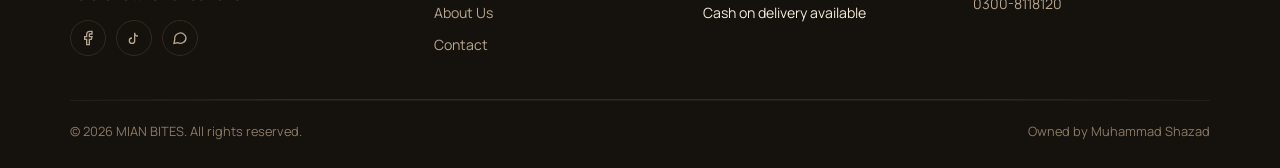
<file: deals.html>
<!DOCTYPE html>
<html lang="en">
<head>
<meta charset="UTF-8">
<meta name="viewport" content="width=device-width, initial-scale=1">
<title>Special Deals — MIAN BITES | Pizza, Burger & Birthday Party Deals</title>
<meta name="description" content="MIAN BITES special deals: pizza combos, burger deals, shawarma bundles and our birthday party deal. Add a deal to your cart and order on WhatsApp.">
<link rel="icon" href="logo.jpg">
<link rel="manifest" href="manifest.json">
<meta name="theme-color" content="#0c0a09">
<link rel="stylesheet" href="style.css">
</head>
<body>

<header class="site-header">
  <div class="container">
    <a href="index.html" class="brand">
      <img src="logo.jpg" alt="MIAN BITES logo" class="brand-logo">
      <span>
        <span class="brand-name">MIAN BITES</span>
        <span class="brand-tagline">GOOD FOOD . GOOD MOOD</span>
      </span>
    </a>
    <nav class="main-nav" id="mainNav">
      <a href="index.html">Home</a>
      <a href="menu.html">Menu</a>
      <a href="deals.html" aria-current="page">Deals</a>
      <a href="about.html">About</a>
      <a href="contact.html">Contact</a>
      <a href="order.html">Order Now</a>
    </nav>
    <div class="header-actions">
      <a href="tel:+923008118120" class="icon-btn" aria-label="Call MIAN BITES">
        <svg viewBox="0 0 24 24" fill="none" stroke="currentColor" stroke-width="2"><path d="M22 16.92v3a2 2 0 0 1-2.18 2 19.79 19.79 0 0 1-8.63-3.07 19.5 19.5 0 0 1-6-6 19.79 19.79 0 0 1-3.07-8.67A2 2 0 0 1 4.11 2h3a2 2 0 0 1 2 1.72c.127.96.361 1.903.7 2.81a2 2 0 0 1-.45 2.11L8.09 9.91a16 16 0 0 0 6 6l1.27-1.27a2 2 0 0 1 2.11-.45c.907.339 1.85.573 2.81.7A2 2 0 0 1 22 16.92z"/></svg>
      </a>
      <button type="button" class="icon-btn js-open-cart" aria-label="Open cart">
        <svg viewBox="0 0 24 24" fill="none" stroke="currentColor" stroke-width="2"><circle cx="9" cy="21" r="1"/><circle cx="20" cy="21" r="1"/><path d="M1 1h4l2.68 13.39a2 2 0 0 0 2 1.61h9.72a2 2 0 0 0 2-1.61L23 6H6"/></svg>
        <span class="cart-count">0</span>
      </button>
      <button type="button" class="nav-toggle" id="navToggle" aria-label="Open menu" aria-expanded="false">
        <svg viewBox="0 0 24 24" fill="none" stroke="currentColor" stroke-width="2"><path d="M3 6h18M3 12h18M3 18h18"/></svg>
      </button>
    </div>
  </div>
</header>

<main>
  <section class="section-tight">
    <div class="container">
      <div class="section-title-solo">
        <h1 style="font-size:clamp(1.8rem,4vw,2.4rem);">Special Deals</h1>
        <p>Combos built for sharing. Add a deal straight to your cart — it counts as one item at the bundle price.</p>
      </div>

      <div class="card-grid">

        <div class="item-card deal-card" data-tag="Pasta" data-name="3 Half Pasta + 1L Coke">
          <h3>3 Half Pasta + 1L Coke</h3>
          <p class="deal-items">Any 3 half-portion pastas with a 1 litre Coke.</p>
          <div class="deal-footer">
            <span class="item-price" data-price="1199">Rs. 1,199</span>
            <button type="button" class="add-btn">Add to Cart</button>
          </div>
        </div>

        <div class="item-card deal-card" data-tag="Burger" data-name="2 Zinger + Half L Drink">
          <h3>2 Zinger + Half L Drink</h3>
          <p class="deal-items">2x Zinger Burger with a half litre drink.</p>
          <div class="deal-footer">
            <span class="item-price" data-price="659">Rs. 659</span>
            <button type="button" class="add-btn">Add to Cart</button>
          </div>
        </div>

        <div class="item-card deal-card" data-tag="Shawarma" data-name="4 Chicken Shawarma + 1L Coke">
          <h3>4 Chicken Shawarma + 1L Coke</h3>
          <p class="deal-items">4x Chicken Shawarma with a 1 litre Coke.</p>
          <div class="deal-footer">
            <span class="item-price" data-price="799">Rs. 799</span>
            <button type="button" class="add-btn">Add to Cart</button>
          </div>
        </div>

        <div class="item-card deal-card" data-tag="Family" data-name="1 Large Pizza + 4 Grill Burger + Fries + 1.5L Drink">
          <h3>1 Large Pizza + 4 Grill Burger + Fries + 1.5L Drink</h3>
          <p class="deal-items">1x Large pizza, 4x Grill Burger, fries, and a 1.5 litre drink.</p>
          <div class="deal-footer">
            <span class="item-price" data-price="2799">Rs. 2,799</span>
            <button type="button" class="add-btn">Add to Cart</button>
          </div>
        </div>

        <div class="item-card deal-card" data-tag="Wings" data-name="2 Small Pizza + 5 Hot Wings + Half L Drink">
          <h3>2 Small Pizza + 5 Hot Wings + Half L Drink</h3>
          <p class="deal-items">2x Small pizza, 5 pcs hot wings, half litre drink.</p>
          <div class="deal-footer">
            <span class="item-price" data-price="1299">Rs. 1,299</span>
            <button type="button" class="add-btn">Add to Cart</button>
          </div>
        </div>

        <div class="item-card deal-card" data-tag="Pizza" data-name="2 Medium Pizza + 1L Drink">
          <h3>2 Medium Pizza + 1L Drink</h3>
          <p class="deal-items">2x Medium pizza, any flavours, with a 1 litre drink.</p>
          <div class="deal-footer">
            <span class="item-price" data-price="1799">Rs. 1,799</span>
            <button type="button" class="add-btn">Add to Cart</button>
          </div>
        </div>

        <div class="item-card deal-card" data-tag="Pizza" data-name="2 Large Pizza + 1.5L Drink">
          <h3>2 Large Pizza + 1.5L Drink</h3>
          <p class="deal-items">2x Large pizza, any flavours, with a 1.5 litre drink.</p>
          <div class="deal-footer">
            <span class="item-price" data-price="2599">Rs. 2,599</span>
            <button type="button" class="add-btn">Add to Cart</button>
          </div>
        </div>

        <div class="item-card deal-card" data-tag="Combo" data-name="1 Small Pizza + Zinger Burger with Fries + Half L Drink">
          <h3>1 Small Pizza + Zinger Burger with Fries + Half L Drink</h3>
          <p class="deal-items">1x Small pizza, 1x Zinger Burger, fries, half litre drink.</p>
          <div class="deal-footer">
            <span class="item-price" data-price="899">Rs. 899</span>
            <button type="button" class="add-btn">Add to Cart</button>
          </div>
        </div>

        <div class="item-card deal-card" data-tag="Family" data-name="1 Medium Pizza + 10 Hot Wings + 1.5L Drink">
          <h3>1 Medium Pizza + 10 Hot Wings + 1.5L Drink</h3>
          <p class="deal-items">1x Medium pizza, 10 pcs hot wings, 1.5 litre drink.</p>
          <div class="deal-footer">
            <span class="item-price" data-price="2999">Rs. 2,999</span>
            <button type="button" class="add-btn">Add to Cart</button>
          </div>
        </div>

      </div>

      <div class="section-title-solo" style="margin-top:56px;">
        <h2>Birthday Party Deal</h2>
        <p>A full spread for celebrations — built for a table of guests.</p>
      </div>

      <div class="item-card deal-card birthday-deal" data-tag="Party" data-name="Birthday Party Deal" style="max-width:640px;">
        <h3>Birthday Party Deal</h3>
        <p class="deal-items">2x Pound Cake, 2x 1-Meter Pizza, 2x 2 Litre Bottle, 20 Pcs Hot Wings, 4x Zinger Burger, 4x Chicken Shawarma.</p>
        <div class="deal-footer">
          <span class="item-price" data-price="9999">Rs. 9,999</span>
          <button type="button" class="add-btn">Add to Cart</button>
        </div>
      </div>

    </div>
  </section>
</main>

<footer class="site-footer">
  <div class="container">
    <div class="footer-grid">
      <div class="footer-col">
        <div class="footer-brand">
          <img src="logo.jpg" alt="MIAN BITES logo">
          <strong>MIAN BITES</strong>
        </div>
        <p>Good food, good mood — cafe & fast food in Ferozewattwan since 2026.</p>
        <div class="social-row">
          <a href="https://www.facebook.com/share/1FKU7Yk7Wx/" target="_blank" rel="noopener" aria-label="Facebook"><svg viewBox="0 0 24 24" fill="none" stroke="currentColor" stroke-width="2"><path d="M18 2h-3a5 5 0 0 0-5 5v3H7v4h3v8h4v-8h3l1-4h-4V7a1 1 0 0 1 1-1h3z"/></svg></a>
          <a href="https://www.tiktok.com/@usama.facts?_r=1&_t=ZN-9A40J8oy7fC" target="_blank" rel="noopener" aria-label="TikTok"><svg viewBox="0 0 24 24" fill="none" stroke="currentColor" stroke-width="2"><path d="M9 12a4 4 0 1 0 4 4V4a5 5 0 0 0 5 5"/></svg></a>
          <a href="https://wa.me/923008118120" target="_blank" rel="noopener" aria-label="WhatsApp"><svg viewBox="0 0 24 24" fill="none" stroke="currentColor" stroke-width="2"><path d="M21 11.5a8.5 8.5 0 0 1-12.4 7.55L3 20l1.05-5.4A8.5 8.5 0 1 1 21 11.5z"/></svg></a>
        </div>
      </div>
      <div class="footer-col">
        <h4>Explore</h4>
        <ul>
          <li><a href="menu.html">Full Menu</a></li>
          <li><a href="deals.html">Deals</a></li>
          <li><a href="about.html">About Us</a></li>
          <li><a href="contact.html">Contact</a></li>
        </ul>
      </div>
      <div class="footer-col">
        <h4>Hours & delivery</h4>
        <ul>
          <li>Daily, 2:00 PM – 2:00 AM</li>
          <li>Free delivery above Rs.1000</li>
          <li>Cash on delivery available</li>
        </ul>
      </div>
      <div class="footer-col">
        <h4>Contact</h4>
        <ul>
          <li>Madina Market, Opp. Lucky Pump, Lahore Road, Ferozewattwan</li>
          <li><a href="tel:+923008118120">0300-8118120</a></li>
        </ul>
      </div>
    </div>
    <hr class="faint-rule">
    <div class="footer-bottom">
      <span>&copy; <span id="year"></span> MIAN BITES. All rights reserved.</span>
      <span>Owned by Muhammad Shazad</span>
    </div>
  </div>
</footer>

<div class="cart-drawer-overlay" id="drawerOverlay"></div>
<aside class="cart-drawer" id="cartDrawer">
  <div class="cart-drawer-head">
    <h3>Your Cart</h3>
    <button type="button" class="icon-btn" id="drawerClose" aria-label="Close cart">
      <svg viewBox="0 0 24 24" fill="none" stroke="currentColor" stroke-width="2"><path d="M18 6 6 18M6 6l12 12"/></svg>
    </button>
  </div>
  <div class="cart-drawer-body" id="drawerBody"></div>
  <div class="cart-drawer-foot" id="drawerFoot"></div>
</aside>

<div class="mobile-order-bar">
  <a href="order.html" class="btn btn-primary btn-block">View Cart · <span id="mobileBarTotal">Rs. 0</span></a>
</div>

<script src="script.js"></script>
</body>
</html>
</file>
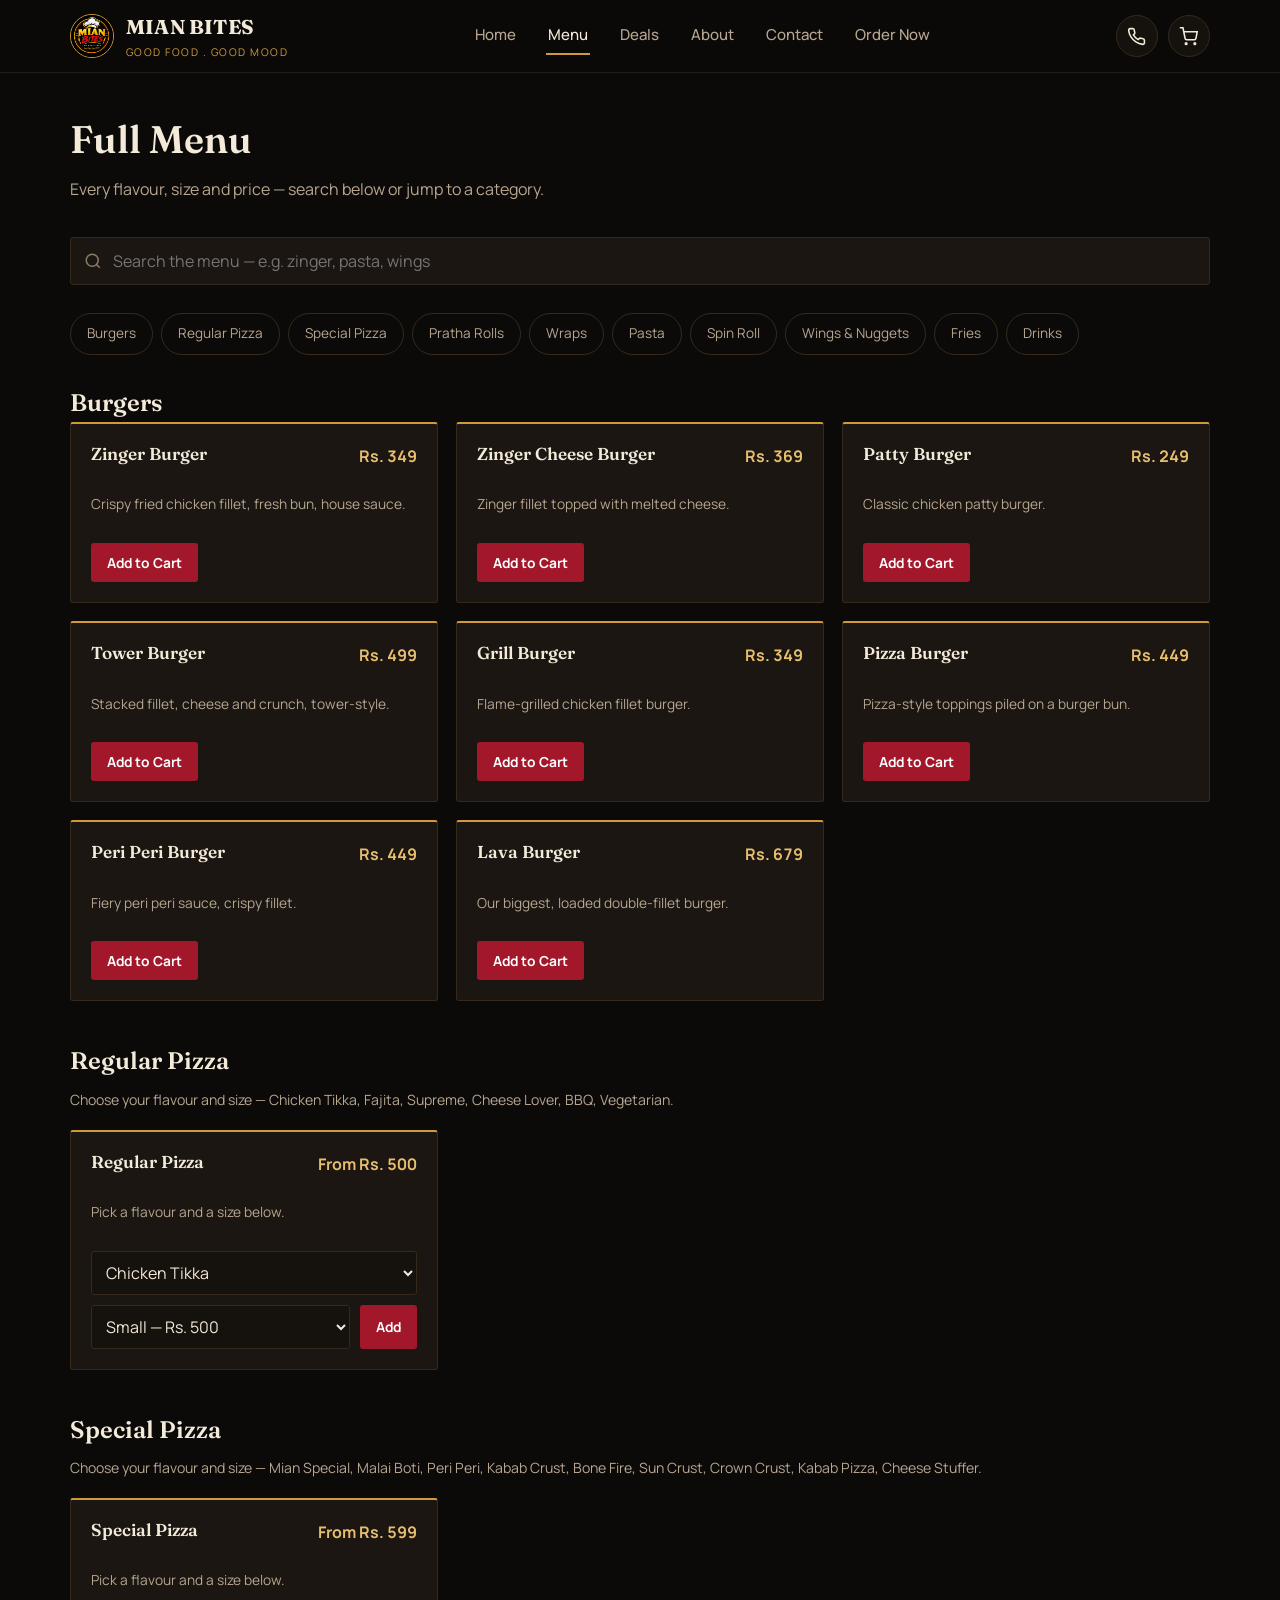
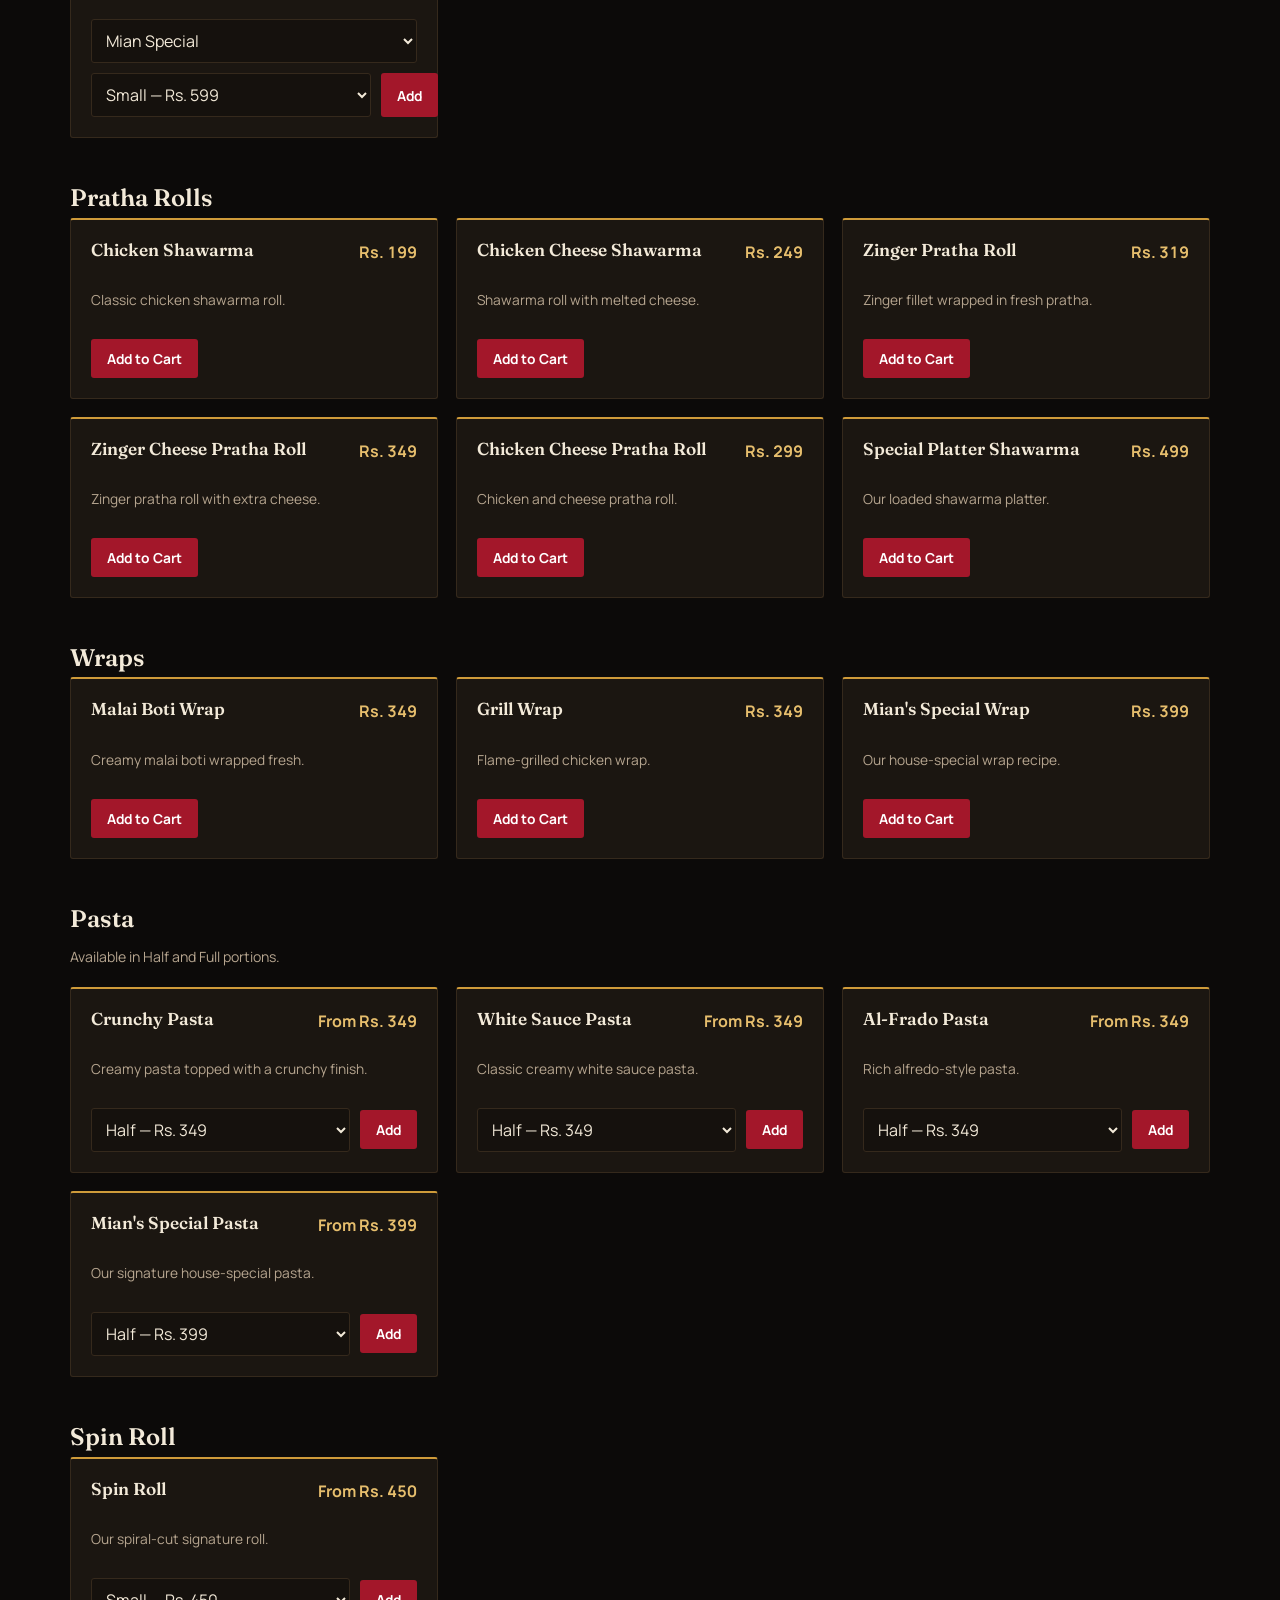
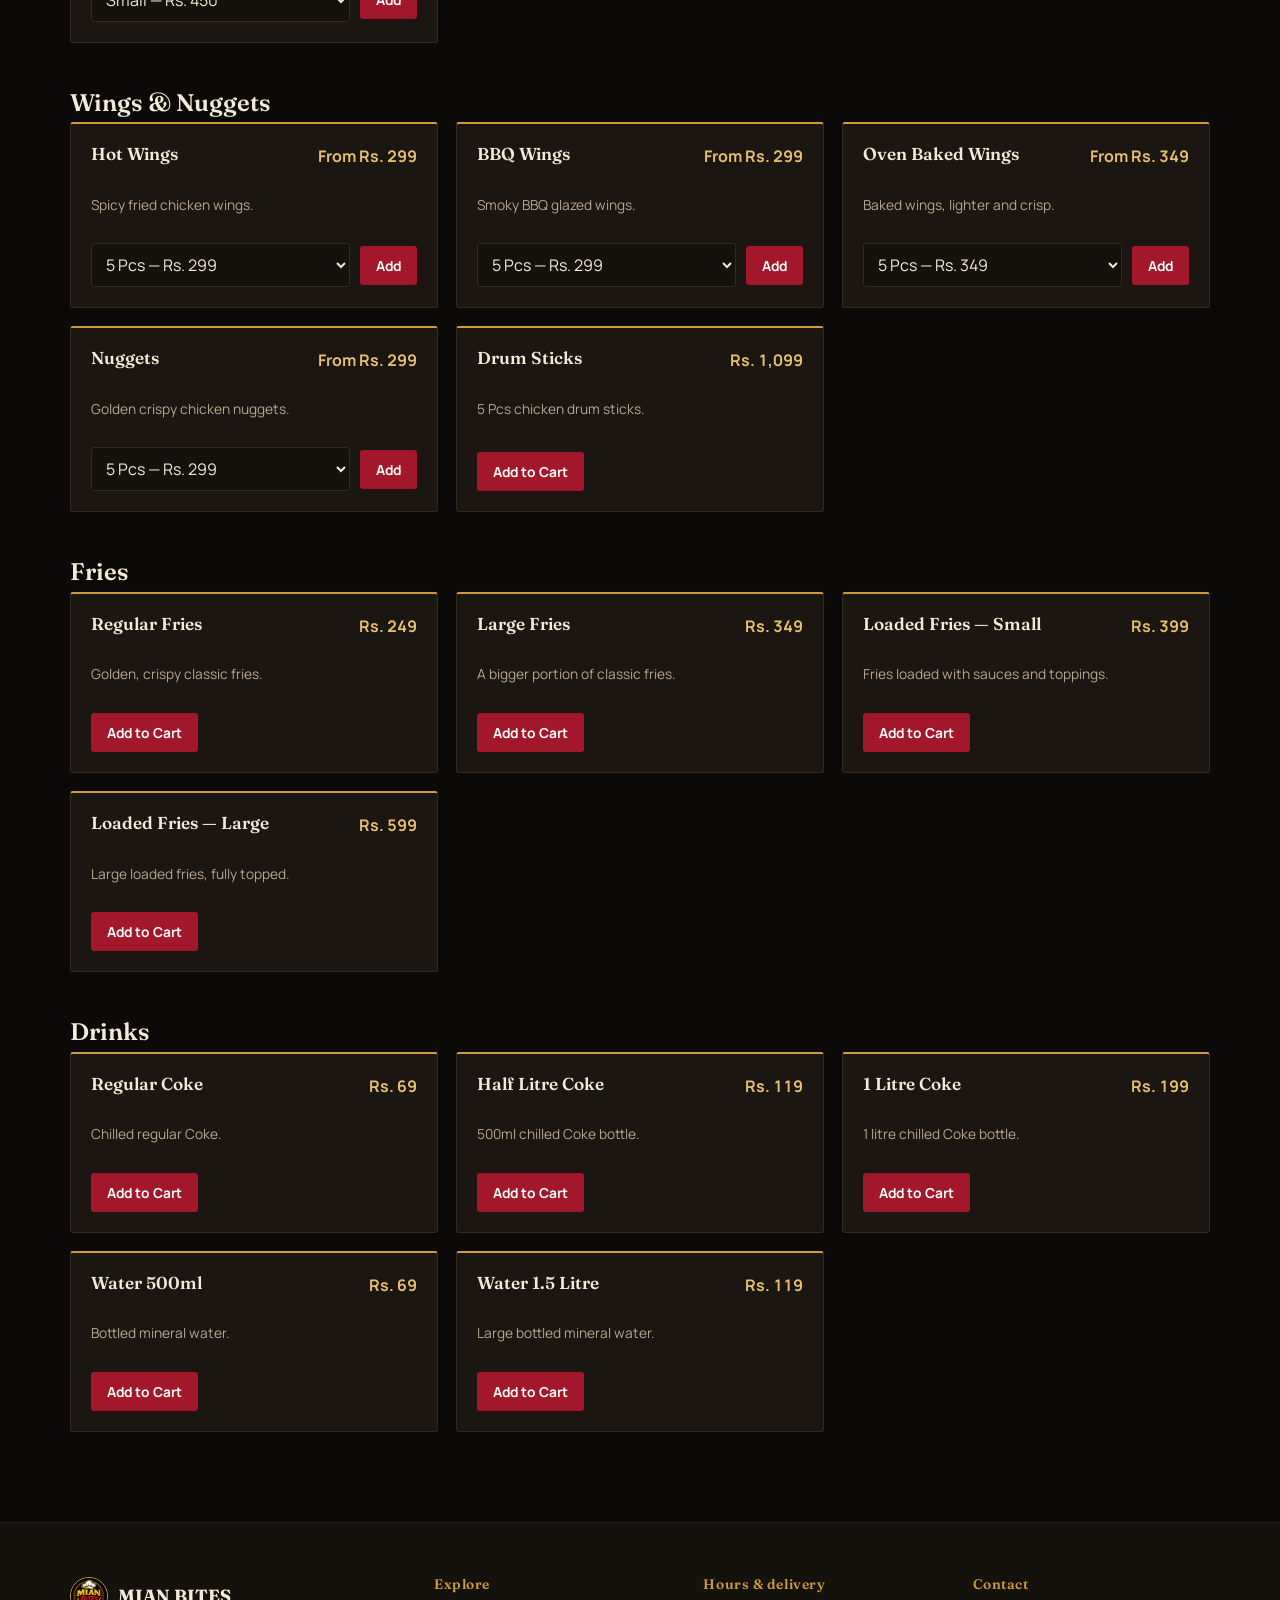
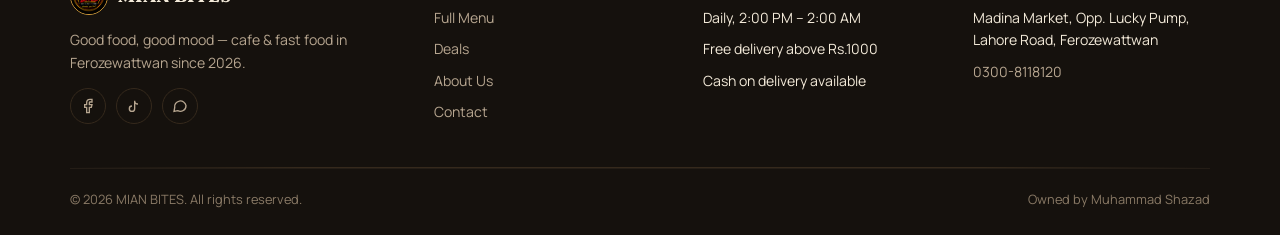
<file: menu.html>
<!DOCTYPE html>
<html lang="en">
<head>
<meta charset="UTF-8">
<meta name="viewport" content="width=device-width, initial-scale=1">
<title>Full Menu — MIAN BITES | Pizza, Burgers, Shawarma, Wraps & More</title>
<meta name="description" content="Browse the complete MIAN BITES menu: burgers, regular & special pizza, pratha rolls, wraps, pasta, spin roll, wings, nuggets, fries and drinks. Add items to your cart and order in minutes.">
<link rel="icon" href="logo.jpg">
<link rel="manifest" href="manifest.json">
<meta name="theme-color" content="#0c0a09">
<link rel="stylesheet" href="style.css">
</head>
<body>

<header class="site-header">
  <div class="container">
    <a href="index.html" class="brand">
      <img src="logo.jpg" alt="MIAN BITES logo" class="brand-logo">
      <span>
        <span class="brand-name">MIAN BITES</span>
        <span class="brand-tagline">GOOD FOOD . GOOD MOOD</span>
      </span>
    </a>
    <nav class="main-nav" id="mainNav">
      <a href="index.html">Home</a>
      <a href="menu.html" aria-current="page">Menu</a>
      <a href="deals.html">Deals</a>
      <a href="about.html">About</a>
      <a href="contact.html">Contact</a>
      <a href="order.html">Order Now</a>
    </nav>
    <div class="header-actions">
      <a href="tel:+923008118120" class="icon-btn" aria-label="Call MIAN BITES">
        <svg viewBox="0 0 24 24" fill="none" stroke="currentColor" stroke-width="2"><path d="M22 16.92v3a2 2 0 0 1-2.18 2 19.79 19.79 0 0 1-8.63-3.07 19.5 19.5 0 0 1-6-6 19.79 19.79 0 0 1-3.07-8.67A2 2 0 0 1 4.11 2h3a2 2 0 0 1 2 1.72c.127.96.361 1.903.7 2.81a2 2 0 0 1-.45 2.11L8.09 9.91a16 16 0 0 0 6 6l1.27-1.27a2 2 0 0 1 2.11-.45c.907.339 1.85.573 2.81.7A2 2 0 0 1 22 16.92z"/></svg>
      </a>
      <button type="button" class="icon-btn js-open-cart" aria-label="Open cart">
        <svg viewBox="0 0 24 24" fill="none" stroke="currentColor" stroke-width="2"><circle cx="9" cy="21" r="1"/><circle cx="20" cy="21" r="1"/><path d="M1 1h4l2.68 13.39a2 2 0 0 0 2 1.61h9.72a2 2 0 0 0 2-1.61L23 6H6"/></svg>
        <span class="cart-count">0</span>
      </button>
      <button type="button" class="nav-toggle" id="navToggle" aria-label="Open menu" aria-expanded="false">
        <svg viewBox="0 0 24 24" fill="none" stroke="currentColor" stroke-width="2"><path d="M3 6h18M3 12h18M3 18h18"/></svg>
      </button>
    </div>
  </div>
</header>

<main>
  <section class="section-tight">
    <div class="container">
      <div class="section-title-solo">
        <h1 style="font-size:clamp(1.8rem,4vw,2.4rem);">Full Menu</h1>
        <p>Every flavour, size and price — search below or jump to a category.</p>
      </div>

      <div class="menu-toolbar">
        <div class="search-box">
          <svg viewBox="0 0 24 24" fill="none" stroke="currentColor" stroke-width="2"><circle cx="11" cy="11" r="8"/><path d="m21 21-4.35-4.35"/></svg>
          <input type="text" id="menuSearchInput" placeholder="Search the menu — e.g. zinger, pasta, wings">
        </div>
      </div>

      <nav class="category-tabs" aria-label="Menu categories">
        <a href="#burgers">Burgers</a>
        <a href="#regular-pizza">Regular Pizza</a>
        <a href="#special-pizza">Special Pizza</a>
        <a href="#pratha-rolls">Pratha Rolls</a>
        <a href="#wraps">Wraps</a>
        <a href="#pasta">Pasta</a>
        <a href="#spin-roll">Spin Roll</a>
        <a href="#wings-nuggets">Wings & Nuggets</a>
        <a href="#fries">Fries</a>
        <a href="#drinks">Drinks</a>
      </nav>

      <p class="no-results" id="noResults">No items match your search. Try a different word.</p>

      <!-- BURGERS -->
      <div class="menu-category" id="burgers">
        <div class="menu-category-head"><h2>Burgers</h2></div>
        <div class="card-grid">

          <div class="item-card" data-name="Zinger Burger">
            <div class="item-card-top"><h3>Zinger Burger</h3><span class="item-price" data-price="349">Rs. 349</span></div>
            <p class="item-desc">Crispy fried chicken fillet, fresh bun, house sauce.</p>
            <div class="item-card-controls"><button type="button" class="add-btn">Add to Cart</button></div>
          </div>

          <div class="item-card" data-name="Zinger Cheese Burger">
            <div class="item-card-top"><h3>Zinger Cheese Burger</h3><span class="item-price" data-price="369">Rs. 369</span></div>
            <p class="item-desc">Zinger fillet topped with melted cheese.</p>
            <div class="item-card-controls"><button type="button" class="add-btn">Add to Cart</button></div>
          </div>

          <div class="item-card" data-name="Patty Burger">
            <div class="item-card-top"><h3>Patty Burger</h3><span class="item-price" data-price="249">Rs. 249</span></div>
            <p class="item-desc">Classic chicken patty burger.</p>
            <div class="item-card-controls"><button type="button" class="add-btn">Add to Cart</button></div>
          </div>

          <div class="item-card" data-name="Tower Burger">
            <div class="item-card-top"><h3>Tower Burger</h3><span class="item-price" data-price="499">Rs. 499</span></div>
            <p class="item-desc">Stacked fillet, cheese and crunch, tower-style.</p>
            <div class="item-card-controls"><button type="button" class="add-btn">Add to Cart</button></div>
          </div>

          <div class="item-card" data-name="Grill Burger">
            <div class="item-card-top"><h3>Grill Burger</h3><span class="item-price" data-price="349">Rs. 349</span></div>
            <p class="item-desc">Flame-grilled chicken fillet burger.</p>
            <div class="item-card-controls"><button type="button" class="add-btn">Add to Cart</button></div>
          </div>

          <div class="item-card" data-name="Pizza Burger">
            <div class="item-card-top"><h3>Pizza Burger</h3><span class="item-price" data-price="449">Rs. 449</span></div>
            <p class="item-desc">Pizza-style toppings piled on a burger bun.</p>
            <div class="item-card-controls"><button type="button" class="add-btn">Add to Cart</button></div>
          </div>

          <div class="item-card" data-name="Peri Peri Burger">
            <div class="item-card-top"><h3>Peri Peri Burger</h3><span class="item-price" data-price="449">Rs. 449</span></div>
            <p class="item-desc">Fiery peri peri sauce, crispy fillet.</p>
            <div class="item-card-controls"><button type="button" class="add-btn">Add to Cart</button></div>
          </div>

          <div class="item-card" data-name="Lava Burger">
            <div class="item-card-top"><h3>Lava Burger</h3><span class="item-price" data-price="679">Rs. 679</span></div>
            <p class="item-desc">Our biggest, loaded double-fillet burger.</p>
            <div class="item-card-controls"><button type="button" class="add-btn">Add to Cart</button></div>
          </div>

        </div>
      </div>

      <!-- REGULAR PIZZA -->
      <div class="menu-category" id="regular-pizza">
        <div class="menu-category-head"><h2>Regular Pizza</h2></div>
        <p class="cat-note">Choose your flavour and size — Chicken Tikka, Fajita, Supreme, Cheese Lover, BBQ, Vegetarian.</p>
        <div class="card-grid">
          <div class="item-card" data-name="Regular Pizza">
            <div class="item-card-top"><h3>Regular Pizza</h3><span class="item-price">From Rs. 500</span></div>
            <p class="item-desc">Pick a flavour and a size below.</p>
            <div class="item-card-controls" style="flex-direction:column; align-items:stretch;">
              <select class="select-variant flavor-select">
                <option value="Chicken Tikka">Chicken Tikka</option>
                <option value="Fajita">Fajita</option>
                <option value="Supreme">Supreme</option>
                <option value="Cheese Lover">Cheese Lover</option>
                <option value="BBQ">BBQ</option>
                <option value="Vegetarian">Vegetarian</option>
              </select>
              <div style="display:flex; gap:10px;">
                <select class="select-variant size-select">
                  <option value="500" data-label="Small">Small — Rs. 500</option>
                  <option value="900" data-label="Medium">Medium — Rs. 900</option>
                  <option value="1300" data-label="Large">Large — Rs. 1,300</option>
                  <option value="1800" data-label="XL">XL — Rs. 1,800</option>
                  <option value="2499" data-label="1 Meter Beast">1 Meter Beast — Rs. 2,499</option>
                </select>
                <button type="button" class="add-btn">Add</button>
              </div>
            </div>
          </div>
        </div>
      </div>

      <!-- SPECIAL PIZZA -->
      <div class="menu-category" id="special-pizza">
        <div class="menu-category-head"><h2>Special Pizza</h2></div>
        <p class="cat-note">Choose your flavour and size — Mian Special, Malai Boti, Peri Peri, Kabab Crust, Bone Fire, Sun Crust, Crown Crust, Kabab Pizza, Cheese Stuffer.</p>
        <div class="card-grid">
          <div class="item-card" data-name="Special Pizza">
            <div class="item-card-top"><h3>Special Pizza</h3><span class="item-price">From Rs. 599</span></div>
            <p class="item-desc">Pick a flavour and a size below.</p>
            <div class="item-card-controls" style="flex-direction:column; align-items:stretch;">
              <select class="select-variant flavor-select">
                <option value="Mian Special">Mian Special</option>
                <option value="Malai Boti">Malai Boti</option>
                <option value="Peri Peri">Peri Peri</option>
                <option value="Kabab Crust">Kabab Crust</option>
                <option value="Bone Fire">Bone Fire</option>
                <option value="Sun Crust">Sun Crust</option>
                <option value="Crown Crust">Crown Crust</option>
                <option value="Kabab Pizza">Kabab Pizza</option>
                <option value="Cheese Stuffer">Cheese Stuffer</option>
              </select>
              <div style="display:flex; gap:10px;">
                <select class="select-variant size-select">
                  <option value="599" data-label="Small">Small — Rs. 599</option>
                  <option value="999" data-label="Medium">Medium — Rs. 999</option>
                  <option value="1399" data-label="Large">Large — Rs. 1,399</option>
                  <option value="1999" data-label="XL">XL — Rs. 1,999</option>
                  <option value="2799" data-label="1 Meter Beast Special">1 Meter Beast Special — Rs. 2,799</option>
                </select>
                <button type="button" class="add-btn">Add</button>
              </div>
            </div>
          </div>
        </div>
      </div>

      <!-- PRATHA ROLLS -->
      <div class="menu-category" id="pratha-rolls">
        <div class="menu-category-head"><h2>Pratha Rolls</h2></div>
        <div class="card-grid">

          <div class="item-card" data-name="Chicken Shawarma">
            <div class="item-card-top"><h3>Chicken Shawarma</h3><span class="item-price" data-price="199">Rs. 199</span></div>
            <p class="item-desc">Classic chicken shawarma roll.</p>
            <div class="item-card-controls"><button type="button" class="add-btn">Add to Cart</button></div>
          </div>

          <div class="item-card" data-name="Chicken Cheese Shawarma">
            <div class="item-card-top"><h3>Chicken Cheese Shawarma</h3><span class="item-price" data-price="249">Rs. 249</span></div>
            <p class="item-desc">Shawarma roll with melted cheese.</p>
            <div class="item-card-controls"><button type="button" class="add-btn">Add to Cart</button></div>
          </div>

          <div class="item-card" data-name="Zinger Pratha Roll">
            <div class="item-card-top"><h3>Zinger Pratha Roll</h3><span class="item-price" data-price="319">Rs. 319</span></div>
            <p class="item-desc">Zinger fillet wrapped in fresh pratha.</p>
            <div class="item-card-controls"><button type="button" class="add-btn">Add to Cart</button></div>
          </div>

          <div class="item-card" data-name="Zinger Cheese Pratha Roll">
            <div class="item-card-top"><h3>Zinger Cheese Pratha Roll</h3><span class="item-price" data-price="349">Rs. 349</span></div>
            <p class="item-desc">Zinger pratha roll with extra cheese.</p>
            <div class="item-card-controls"><button type="button" class="add-btn">Add to Cart</button></div>
          </div>

          <div class="item-card" data-name="Chicken Cheese Pratha Roll">
            <div class="item-card-top"><h3>Chicken Cheese Pratha Roll</h3><span class="item-price" data-price="299">Rs. 299</span></div>
            <p class="item-desc">Chicken and cheese pratha roll.</p>
            <div class="item-card-controls"><button type="button" class="add-btn">Add to Cart</button></div>
          </div>

          <div class="item-card" data-name="Special Platter Shawarma">
            <div class="item-card-top"><h3>Special Platter Shawarma</h3><span class="item-price" data-price="499">Rs. 499</span></div>
            <p class="item-desc">Our loaded shawarma platter.</p>
            <div class="item-card-controls"><button type="button" class="add-btn">Add to Cart</button></div>
          </div>

        </div>
      </div>

      <!-- WRAPS -->
      <div class="menu-category" id="wraps">
        <div class="menu-category-head"><h2>Wraps</h2></div>
        <div class="card-grid">

          <div class="item-card" data-name="Malai Boti Wrap">
            <div class="item-card-top"><h3>Malai Boti Wrap</h3><span class="item-price" data-price="349">Rs. 349</span></div>
            <p class="item-desc">Creamy malai boti wrapped fresh.</p>
            <div class="item-card-controls"><button type="button" class="add-btn">Add to Cart</button></div>
          </div>

          <div class="item-card" data-name="Grill Wrap">
            <div class="item-card-top"><h3>Grill Wrap</h3><span class="item-price" data-price="349">Rs. 349</span></div>
            <p class="item-desc">Flame-grilled chicken wrap.</p>
            <div class="item-card-controls"><button type="button" class="add-btn">Add to Cart</button></div>
          </div>

          <div class="item-card" data-name="Mian's Special Wrap">
            <div class="item-card-top"><h3>Mian's Special Wrap</h3><span class="item-price" data-price="399">Rs. 399</span></div>
            <p class="item-desc">Our house-special wrap recipe.</p>
            <div class="item-card-controls"><button type="button" class="add-btn">Add to Cart</button></div>
          </div>

        </div>
      </div>

      <!-- PASTA -->
      <div class="menu-category" id="pasta">
        <div class="menu-category-head"><h2>Pasta</h2></div>
        <p class="cat-note">Available in Half and Full portions.</p>
        <div class="card-grid">

          <div class="item-card" data-name="Crunchy Pasta">
            <div class="item-card-top"><h3>Crunchy Pasta</h3><span class="item-price">From Rs. 349</span></div>
            <p class="item-desc">Creamy pasta topped with a crunchy finish.</p>
            <div class="item-card-controls">
              <select class="select-variant">
                <option value="349" data-label="Half">Half — Rs. 349</option>
                <option value="599" data-label="Full">Full — Rs. 599</option>
              </select>
              <button type="button" class="add-btn">Add</button>
            </div>
          </div>

          <div class="item-card" data-name="White Sauce Pasta">
            <div class="item-card-top"><h3>White Sauce Pasta</h3><span class="item-price">From Rs. 349</span></div>
            <p class="item-desc">Classic creamy white sauce pasta.</p>
            <div class="item-card-controls">
              <select class="select-variant">
                <option value="349" data-label="Half">Half — Rs. 349</option>
                <option value="599" data-label="Full">Full — Rs. 599</option>
              </select>
              <button type="button" class="add-btn">Add</button>
            </div>
          </div>

          <div class="item-card" data-name="Al-Frado Pasta">
            <div class="item-card-top"><h3>Al-Frado Pasta</h3><span class="item-price">From Rs. 349</span></div>
            <p class="item-desc">Rich alfredo-style pasta.</p>
            <div class="item-card-controls">
              <select class="select-variant">
                <option value="349" data-label="Half">Half — Rs. 349</option>
                <option value="599" data-label="Full">Full — Rs. 599</option>
              </select>
              <button type="button" class="add-btn">Add</button>
            </div>
          </div>

          <div class="item-card" data-name="Mian's Special Pasta">
            <div class="item-card-top"><h3>Mian's Special Pasta</h3><span class="item-price">From Rs. 399</span></div>
            <p class="item-desc">Our signature house-special pasta.</p>
            <div class="item-card-controls">
              <select class="select-variant">
                <option value="399" data-label="Half">Half — Rs. 399</option>
                <option value="699" data-label="Full">Full — Rs. 699</option>
              </select>
              <button type="button" class="add-btn">Add</button>
            </div>
          </div>

        </div>
      </div>

      <!-- SPIN ROLL -->
      <div class="menu-category" id="spin-roll">
        <div class="menu-category-head"><h2>Spin Roll</h2></div>
        <div class="card-grid">
          <div class="item-card" data-name="Spin Roll">
            <div class="item-card-top"><h3>Spin Roll</h3><span class="item-price">From Rs. 450</span></div>
            <p class="item-desc">Our spiral-cut signature roll.</p>
            <div class="item-card-controls">
              <select class="select-variant">
                <option value="450" data-label="Small">Small — Rs. 450</option>
                <option value="999" data-label="Large">Large — Rs. 999</option>
              </select>
              <button type="button" class="add-btn">Add</button>
            </div>
          </div>
        </div>
      </div>

      <!-- WINGS & NUGGETS -->
      <div class="menu-category" id="wings-nuggets">
        <div class="menu-category-head"><h2>Wings & Nuggets</h2></div>
        <div class="card-grid">

          <div class="item-card" data-name="Hot Wings">
            <div class="item-card-top"><h3>Hot Wings</h3><span class="item-price">From Rs. 299</span></div>
            <p class="item-desc">Spicy fried chicken wings.</p>
            <div class="item-card-controls">
              <select class="select-variant">
                <option value="299" data-label="5 Pcs">5 Pcs — Rs. 299</option>
                <option value="549" data-label="10 Pcs">10 Pcs — Rs. 549</option>
              </select>
              <button type="button" class="add-btn">Add</button>
            </div>
          </div>

          <div class="item-card" data-name="BBQ Wings">
            <div class="item-card-top"><h3>BBQ Wings</h3><span class="item-price">From Rs. 299</span></div>
            <p class="item-desc">Smoky BBQ glazed wings.</p>
            <div class="item-card-controls">
              <select class="select-variant">
                <option value="299" data-label="5 Pcs">5 Pcs — Rs. 299</option>
                <option value="549" data-label="10 Pcs">10 Pcs — Rs. 549</option>
              </select>
              <button type="button" class="add-btn">Add</button>
            </div>
          </div>

          <div class="item-card" data-name="Oven Baked Wings">
            <div class="item-card-top"><h3>Oven Baked Wings</h3><span class="item-price">From Rs. 349</span></div>
            <p class="item-desc">Baked wings, lighter and crisp.</p>
            <div class="item-card-controls">
              <select class="select-variant">
                <option value="349" data-label="5 Pcs">5 Pcs — Rs. 349</option>
                <option value="599" data-label="10 Pcs">10 Pcs — Rs. 599</option>
              </select>
              <button type="button" class="add-btn">Add</button>
            </div>
          </div>

          <div class="item-card" data-name="Nuggets">
            <div class="item-card-top"><h3>Nuggets</h3><span class="item-price">From Rs. 299</span></div>
            <p class="item-desc">Golden crispy chicken nuggets.</p>
            <div class="item-card-controls">
              <select class="select-variant">
                <option value="299" data-label="5 Pcs">5 Pcs — Rs. 299</option>
                <option value="549" data-label="10 Pcs">10 Pcs — Rs. 549</option>
              </select>
              <button type="button" class="add-btn">Add</button>
            </div>
          </div>

          <div class="item-card" data-name="Drum Sticks">
            <div class="item-card-top"><h3>Drum Sticks</h3><span class="item-price" data-price="1099">Rs. 1,099</span></div>
            <p class="item-desc">5 Pcs chicken drum sticks.</p>
            <div class="item-card-controls"><button type="button" class="add-btn">Add to Cart</button></div>
          </div>

        </div>
      </div>

      <!-- FRIES -->
      <div class="menu-category" id="fries">
        <div class="menu-category-head"><h2>Fries</h2></div>
        <div class="card-grid">

          <div class="item-card" data-name="Regular Fries">
            <div class="item-card-top"><h3>Regular Fries</h3><span class="item-price" data-price="249">Rs. 249</span></div>
            <p class="item-desc">Golden, crispy classic fries.</p>
            <div class="item-card-controls"><button type="button" class="add-btn">Add to Cart</button></div>
          </div>

          <div class="item-card" data-name="Large Fries">
            <div class="item-card-top"><h3>Large Fries</h3><span class="item-price" data-price="349">Rs. 349</span></div>
            <p class="item-desc">A bigger portion of classic fries.</p>
            <div class="item-card-controls"><button type="button" class="add-btn">Add to Cart</button></div>
          </div>

          <div class="item-card" data-name="Loaded Fries Small">
            <div class="item-card-top"><h3>Loaded Fries — Small</h3><span class="item-price" data-price="399">Rs. 399</span></div>
            <p class="item-desc">Fries loaded with sauces and toppings.</p>
            <div class="item-card-controls"><button type="button" class="add-btn">Add to Cart</button></div>
          </div>

          <div class="item-card" data-name="Loaded Fries Large">
            <div class="item-card-top"><h3>Loaded Fries — Large</h3><span class="item-price" data-price="599">Rs. 599</span></div>
            <p class="item-desc">Large loaded fries, fully topped.</p>
            <div class="item-card-controls"><button type="button" class="add-btn">Add to Cart</button></div>
          </div>

        </div>
      </div>

      <!-- DRINKS -->
      <div class="menu-category" id="drinks">
        <div class="menu-category-head"><h2>Drinks</h2></div>
        <div class="card-grid">

          <div class="item-card" data-name="Regular Coke">
            <div class="item-card-top"><h3>Regular Coke</h3><span class="item-price" data-price="69">Rs. 69</span></div>
            <p class="item-desc">Chilled regular Coke.</p>
            <div class="item-card-controls"><button type="button" class="add-btn">Add to Cart</button></div>
          </div>

          <div class="item-card" data-name="Half Litre Coke">
            <div class="item-card-top"><h3>Half Litre Coke</h3><span class="item-price" data-price="119">Rs. 119</span></div>
            <p class="item-desc">500ml chilled Coke bottle.</p>
            <div class="item-card-controls"><button type="button" class="add-btn">Add to Cart</button></div>
          </div>

          <div class="item-card" data-name="1 Litre Coke">
            <div class="item-card-top"><h3>1 Litre Coke</h3><span class="item-price" data-price="199">Rs. 199</span></div>
            <p class="item-desc">1 litre chilled Coke bottle.</p>
            <div class="item-card-controls"><button type="button" class="add-btn">Add to Cart</button></div>
          </div>

          <div class="item-card" data-name="Water 500ml">
            <div class="item-card-top"><h3>Water 500ml</h3><span class="item-price" data-price="69">Rs. 69</span></div>
            <p class="item-desc">Bottled mineral water.</p>
            <div class="item-card-controls"><button type="button" class="add-btn">Add to Cart</button></div>
          </div>

          <div class="item-card" data-name="Water 1.5 Litre">
            <div class="item-card-top"><h3>Water 1.5 Litre</h3><span class="item-price" data-price="119">Rs. 119</span></div>
            <p class="item-desc">Large bottled mineral water.</p>
            <div class="item-card-controls"><button type="button" class="add-btn">Add to Cart</button></div>
          </div>

        </div>
      </div>

    </div>
  </section>
</main>

<footer class="site-footer">
  <div class="container">
    <div class="footer-grid">
      <div class="footer-col">
        <div class="footer-brand">
          <img src="logo.jpg" alt="MIAN BITES logo">
          <strong>MIAN BITES</strong>
        </div>
        <p>Good food, good mood — cafe & fast food in Ferozewattwan since 2026.</p>
        <div class="social-row">
          <a href="https://www.facebook.com/share/1FKU7Yk7Wx/" target="_blank" rel="noopener" aria-label="Facebook"><svg viewBox="0 0 24 24" fill="none" stroke="currentColor" stroke-width="2"><path d="M18 2h-3a5 5 0 0 0-5 5v3H7v4h3v8h4v-8h3l1-4h-4V7a1 1 0 0 1 1-1h3z"/></svg></a>
          <a href="https://www.tiktok.com/@usama.facts?_r=1&_t=ZN-9A40J8oy7fC" target="_blank" rel="noopener" aria-label="TikTok"><svg viewBox="0 0 24 24" fill="none" stroke="currentColor" stroke-width="2"><path d="M9 12a4 4 0 1 0 4 4V4a5 5 0 0 0 5 5"/></svg></a>
          <a href="https://wa.me/923008118120" target="_blank" rel="noopener" aria-label="WhatsApp"><svg viewBox="0 0 24 24" fill="none" stroke="currentColor" stroke-width="2"><path d="M21 11.5a8.5 8.5 0 0 1-12.4 7.55L3 20l1.05-5.4A8.5 8.5 0 1 1 21 11.5z"/></svg></a>
        </div>
      </div>
      <div class="footer-col">
        <h4>Explore</h4>
        <ul>
          <li><a href="menu.html">Full Menu</a></li>
          <li><a href="deals.html">Deals</a></li>
          <li><a href="about.html">About Us</a></li>
          <li><a href="contact.html">Contact</a></li>
        </ul>
      </div>
      <div class="footer-col">
        <h4>Hours & delivery</h4>
        <ul>
          <li>Daily, 2:00 PM – 2:00 AM</li>
          <li>Free delivery above Rs.1000</li>
          <li>Cash on delivery available</li>
        </ul>
      </div>
      <div class="footer-col">
        <h4>Contact</h4>
        <ul>
          <li>Madina Market, Opp. Lucky Pump, Lahore Road, Ferozewattwan</li>
          <li><a href="tel:+923008118120">0300-8118120</a></li>
        </ul>
      </div>
    </div>
    <hr class="faint-rule">
    <div class="footer-bottom">
      <span>&copy; <span id="year"></span> MIAN BITES. All rights reserved.</span>
      <span>Owned by Muhammad Shazad</span>
    </div>
  </div>
</footer>

<div class="cart-drawer-overlay" id="drawerOverlay"></div>
<aside class="cart-drawer" id="cartDrawer">
  <div class="cart-drawer-head">
    <h3>Your Cart</h3>
    <button type="button" class="icon-btn" id="drawerClose" aria-label="Close cart">
      <svg viewBox="0 0 24 24" fill="none" stroke="currentColor" stroke-width="2"><path d="M18 6 6 18M6 6l12 12"/></svg>
    </button>
  </div>
  <div class="cart-drawer-body" id="drawerBody"></div>
  <div class="cart-drawer-foot" id="drawerFoot"></div>
</aside>

<div class="mobile-order-bar">
  <a href="order.html" class="btn btn-primary btn-block">View Cart · <span id="mobileBarTotal">Rs. 0</span></a>
</div>

<script src="script.js"></script>
</body>
</html>
</file>
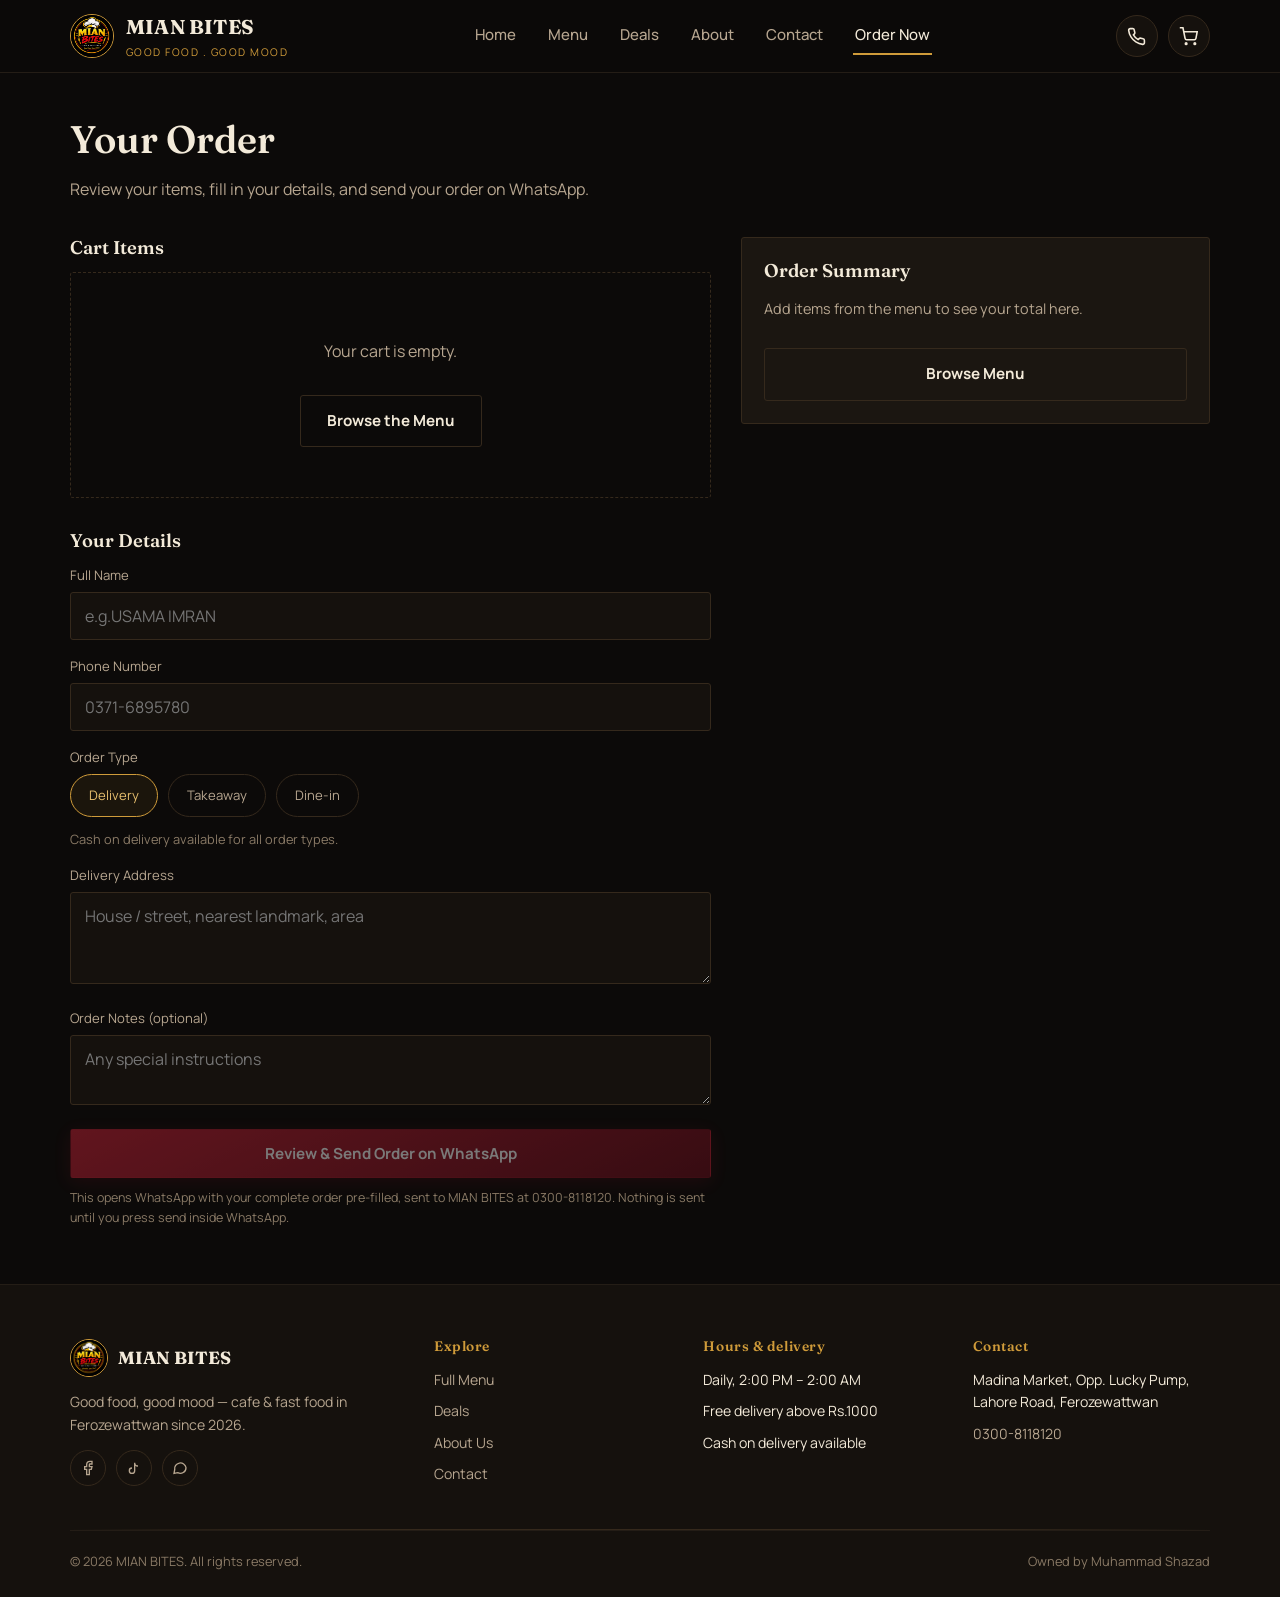
<file: order.html>
<!DOCTYPE html>
<html lang="en">
<head>
<meta charset="UTF-8">
<meta name="viewport" content="width=device-width, initial-scale=1">
<title>Your Order — MIAN BITES | Checkout & WhatsApp Ordering</title>
<meta name="description" content="Review your MIAN BITES order, choose delivery, takeaway or dine-in, and send your order directly on WhatsApp.">
<link rel="icon" href="logo.jpg">
<link rel="manifest" href="manifest.json">
<meta name="theme-color" content="#0c0a09">
<link rel="stylesheet" href="style.css">
</head>
<body>

<header class="site-header">
  <div class="container">
    <a href="index.html" class="brand">
      <img src="logo.jpg" alt="MIAN BITES logo" class="brand-logo">
      <span>
        <span class="brand-name">MIAN BITES</span>
        <span class="brand-tagline">GOOD FOOD . GOOD MOOD</span>
      </span>
    </a>
    <nav class="main-nav" id="mainNav">
      <a href="index.html">Home</a>
      <a href="menu.html">Menu</a>
      <a href="deals.html">Deals</a>
      <a href="about.html">About</a>
      <a href="contact.html">Contact</a>
      <a href="order.html" aria-current="page">Order Now</a>
    </nav>
    <div class="header-actions">
      <a href="tel:+923008118120" class="icon-btn" aria-label="Call MIAN BITES">
        <svg viewBox="0 0 24 24" fill="none" stroke="currentColor" stroke-width="2"><path d="M22 16.92v3a2 2 0 0 1-2.18 2 19.79 19.79 0 0 1-8.63-3.07 19.5 19.5 0 0 1-6-6 19.79 19.79 0 0 1-3.07-8.67A2 2 0 0 1 4.11 2h3a2 2 0 0 1 2 1.72c.127.96.361 1.903.7 2.81a2 2 0 0 1-.45 2.11L8.09 9.91a16 16 0 0 0 6 6l1.27-1.27a2 2 0 0 1 2.11-.45c.907.339 1.85.573 2.81.7A2 2 0 0 1 22 16.92z"/></svg>
      </a>
      <button type="button" class="icon-btn js-open-cart" aria-label="Open cart">
        <svg viewBox="0 0 24 24" fill="none" stroke="currentColor" stroke-width="2"><circle cx="9" cy="21" r="1"/><circle cx="20" cy="21" r="1"/><path d="M1 1h4l2.68 13.39a2 2 0 0 0 2 1.61h9.72a2 2 0 0 0 2-1.61L23 6H6"/></svg>
        <span class="cart-count">0</span>
      </button>
      <button type="button" class="nav-toggle" id="navToggle" aria-label="Open menu" aria-expanded="false">
        <svg viewBox="0 0 24 24" fill="none" stroke="currentColor" stroke-width="2"><path d="M3 6h18M3 12h18M3 18h18"/></svg>
      </button>
    </div>
  </div>
</header>

<main>
  <section class="section-tight">
    <div class="container">
      <div class="section-title-solo">
        <h1 style="font-size:clamp(1.8rem,4vw,2.4rem);">Your Order</h1>
        <p>Review your items, fill in your details, and send your order on WhatsApp.</p>
      </div>

      <div class="order-layout">

        <div>
          <h2 style="font-size:1.15rem; margin-bottom:14px;">Cart Items</h2>
          <div class="cart-list" id="orderCartList"></div>
          <div class="empty-cart" id="orderEmpty" style="display:none;">
            <p>Your cart is empty.</p>
            <a href="menu.html" class="btn btn-outline" style="margin-top:14px;">Browse the Menu</a>
          </div>

          <h2 style="font-size:1.15rem; margin:32px 0 14px;">Your Details</h2>
          <form id="orderForm" novalidate>

            <div class="field">
              <label for="custName">Full Name</label>
              <input type="text" id="custName" name="custName" placeholder="e.g.USAMA IMRAN " required>
              <span class="field-error">Please enter your name.</span>
            </div>

            <div class="field">
              <label for="custPhone">Phone Number</label>
              <input type="tel" id="custPhone" name="custPhone" placeholder="0371-6895780" required>
              <span class="field-error">Please enter a valid phone number.</span>
            </div>

            <div class="field">
              <label>Order Type</label>
              <div class="radio-group">
                <label class="radio-pill">
                  <input type="radio" name="orderType" value="Delivery" checked>
                  Delivery
                </label>
                <label class="radio-pill">
                  <input type="radio" name="orderType" value="Takeaway">
                  Takeaway
                </label>
                <label class="radio-pill">
                  <input type="radio" name="orderType" value="Dine-in">
                  Dine-in
                </label>
              </div>
              <p class="order-type-note">Cash on delivery available for all order types.</p>
            </div>

            <div class="field" id="addressField">
              <label for="custAddress">Delivery Address</label>
              <textarea id="custAddress" name="custAddress" rows="3" placeholder="House / street, nearest landmark, area"></textarea>
              <span class="field-error">Please enter your delivery address.</span>
            </div>

            <div class="field">
              <label for="custNotes">Order Notes (optional)</label>
              <textarea id="custNotes" name="custNotes" rows="2" placeholder="Any special instructions"></textarea>
            </div>

            <button type="submit" class="btn btn-primary btn-block" id="whatsappOrderBtn">
              Review & Send Order on WhatsApp
            </button>
            <p class="summary-note" style="margin-top:10px;">This opens WhatsApp with your complete order pre-filled, sent to MIAN BITES at 0300-8118120. Nothing is sent until you press send inside WhatsApp.</p>
          </form>
        </div>

        <div class="summary-box" id="orderSummary"></div>

      </div>
    </div>
  </section>
</main>

<footer class="site-footer">
  <div class="container">
    <div class="footer-grid">
      <div class="footer-col">
        <div class="footer-brand">
          <img src="logo.jpg" alt="MIAN BITES logo">
          <strong>MIAN BITES</strong>
        </div>
        <p>Good food, good mood — cafe & fast food in Ferozewattwan since 2026.</p>
        <div class="social-row">
          <a href="https://www.facebook.com/share/1FKU7Yk7Wx/" target="_blank" rel="noopener" aria-label="Facebook"><svg viewBox="0 0 24 24" fill="none" stroke="currentColor" stroke-width="2"><path d="M18 2h-3a5 5 0 0 0-5 5v3H7v4h3v8h4v-8h3l1-4h-4V7a1 1 0 0 1 1-1h3z"/></svg></a>
          <a href="https://www.tiktok.com/@usama.facts?_r=1&_t=ZN-9A40J8oy7fC" target="_blank" rel="noopener" aria-label="TikTok"><svg viewBox="0 0 24 24" fill="none" stroke="currentColor" stroke-width="2"><path d="M9 12a4 4 0 1 0 4 4V4a5 5 0 0 0 5 5"/></svg></a>
          <a href="https://wa.me/923008118120" target="_blank" rel="noopener" aria-label="WhatsApp"><svg viewBox="0 0 24 24" fill="none" stroke="currentColor" stroke-width="2"><path d="M21 11.5a8.5 8.5 0 0 1-12.4 7.55L3 20l1.05-5.4A8.5 8.5 0 1 1 21 11.5z"/></svg></a>
        </div>
      </div>
      <div class="footer-col">
        <h4>Explore</h4>
        <ul>
          <li><a href="menu.html">Full Menu</a></li>
          <li><a href="deals.html">Deals</a></li>
          <li><a href="about.html">About Us</a></li>
          <li><a href="contact.html">Contact</a></li>
        </ul>
      </div>
      <div class="footer-col">
        <h4>Hours & delivery</h4>
        <ul>
          <li>Daily, 2:00 PM – 2:00 AM</li>
          <li>Free delivery above Rs.1000</li>
          <li>Cash on delivery available</li>
        </ul>
      </div>
      <div class="footer-col">
        <h4>Contact</h4>
        <ul>
          <li>Madina Market, Opp. Lucky Pump, Lahore Road, Ferozewattwan</li>
          <li><a href="tel:+923008118120">0300-8118120</a></li>
        </ul>
      </div>
    </div>
    <hr class="faint-rule">
    <div class="footer-bottom">
      <span>&copy; <span id="year"></span> MIAN BITES. All rights reserved.</span>
      <span>Owned by Muhammad Shazad</span>
    </div>
  </div>
</footer>

<div id="orderPageRoot" style="display:none;"></div>

<div class="cart-drawer-overlay" id="drawerOverlay"></div>
<aside class="cart-drawer" id="cartDrawer">
  <div class="cart-drawer-head">
    <h3>Your Cart</h3>
    <button type="button" class="icon-btn" id="drawerClose" aria-label="Close cart">
      <svg viewBox="0 0 24 24" fill="none" stroke="currentColor" stroke-width="2"><path d="M18 6 6 18M6 6l12 12"/></svg>
    </button>
  </div>
  <div class="cart-drawer-body" id="drawerBody"></div>
  <div class="cart-drawer-foot" id="drawerFoot"></div>
</aside>

<script src="script.js"></script>
</body>
</html>
</file>
<file: style.css>
/* =========================================================
   MIAN BITES — style.css
   Shared stylesheet for every page.
   Design tokens live in :root — change brand colors/fonts here.
   ========================================================= */

@import url('https://fonts.googleapis.com/css2?family=Fraunces:opsz,wght@9..144,400;9..144,500;9..144,600;9..144,700&family=Manrope:wght@400;500;600;700;800&display=swap');

:root{
  /* ---- Brand palette ---- */
  --bg:            #0c0a09;
  --bg-elevated:   #15110d;
  --card:          #1b1611;
  --card-hover:    #221b15;
  --border:        #35291c;
  --border-soft:   #241d16;
  --red:           #a3172a;
  --red-deep:      #6c0f1e;
  --red-bright:    #c92338;
  --gold:          #cf9b3a;
  --gold-bright:   #e6be6d;
  --cream:         #f3ead9;
  --text:          #f3ead9;
  --text-muted:    #b7a690;
  --text-faint:    #8a7a66;

  /* ---- Type ---- */
  --font-display: 'Fraunces', serif;
  --font-body: 'Manrope', -apple-system, BlinkMacSystemFont, 'Segoe UI', sans-serif;

  /* ---- Layout ---- */
  --max-width: 1180px;
  --radius: 3px;
  --header-h: 72px;
}

*, *::before, *::after{ box-sizing: border-box; }
html{ scroll-behavior: smooth; }

body{
  margin: 0;
  background: var(--bg);
  color: var(--text);
  font-family: var(--font-body);
  font-size: 16px;
  line-height: 1.6;
  -webkit-font-smoothing: antialiased;
}

img{ max-width: 100%; display: block; }
a{ color: inherit; text-decoration: none; }
ul{ margin: 0; padding: 0; list-style: none; }
button{ font-family: inherit; cursor: pointer; }
input, select, textarea{ font-family: inherit; font-size: 1rem; }

h1, h2, h3, h4{
  font-family: var(--font-display);
  font-weight: 600;
  line-height: 1.15;
  margin: 0;
  color: var(--cream);
}

.container{
  max-width: var(--max-width);
  margin: 0 auto;
  padding: 0 20px;
}

.faint-rule{
  height: 1px;
  background: linear-gradient(90deg, transparent, var(--border) 20%, var(--border) 80%, transparent);
  border: 0;
  margin: 0;
}

/* =========================================================
   HEADER / NAV
   ========================================================= */
.site-header{
  position: sticky;
  top: 0;
  z-index: 500;
  background: rgba(12,10,9,0.92);
  backdrop-filter: blur(8px);
  border-bottom: 1px solid var(--border-soft);
}

.site-header .container{
  height: var(--header-h);
  display: flex;
  align-items: center;
  justify-content: space-between;
  gap: 16px;
}

.brand{
  display: flex;
  align-items: center;
  gap: 12px;
}

.brand-logo{
  width: 44px;
  height: 44px;
  border-radius: 50%;
  object-fit: cover;
  border: 1px solid var(--gold);
  background: var(--bg-elevated);
}

.brand-name{
  font-family: var(--font-display);
  font-size: 1.25rem;
  font-weight: 700;
  letter-spacing: 0.01em;
  color: var(--cream);
}

.brand-tagline{
  display: block;
  font-size: 0.66rem;
  letter-spacing: 0.14em;
  color: var(--gold);
  margin-top: 1px;
}

.main-nav{
  display: flex;
  align-items: center;
  gap: 28px;
}

.main-nav a{
  font-size: 0.94rem;
  color: var(--text-muted);
  font-weight: 500;
  padding: 6px 2px;
  border-bottom: 2px solid transparent;
  transition: color .15s ease, border-color .15s ease;
}

.main-nav a:hover,
.main-nav a[aria-current="page"]{
  color: var(--cream);
  border-color: var(--gold);
}

.header-actions{
  display: flex;
  align-items: center;
  gap: 10px;
}

.icon-btn{
  position: relative;
  display: inline-flex;
  align-items: center;
  justify-content: center;
  width: 42px;
  height: 42px;
  border-radius: 50%;
  border: 1px solid var(--border);
  background: var(--bg-elevated);
  color: var(--cream);
}
.icon-btn:hover{ border-color: var(--gold); }
.icon-btn svg{ width: 19px; height: 19px; }

.cart-count{
  position: absolute;
  top: -4px;
  right: -4px;
  min-width: 18px;
  height: 18px;
  padding: 0 4px;
  border-radius: 9px;
  background: var(--red-bright);
  color: #fff;
  font-size: 0.66rem;
  font-weight: 700;
  display: flex;
  align-items: center;
  justify-content: center;
}

.nav-toggle{
  display: none;
  width: 42px;
  height: 42px;
  border-radius: 50%;
  border: 1px solid var(--border);
  background: var(--bg-elevated);
  align-items: center;
  justify-content: center;
}
.nav-toggle svg{ width: 20px; height: 20px; color: var(--cream); }

/* =========================================================
   BUTTONS
   ========================================================= */
.btn{
  display: inline-flex;
  align-items: center;
  justify-content: center;
  gap: 8px;
  padding: 13px 26px;
  border-radius: var(--radius);
  font-size: 0.95rem;
  font-weight: 700;
  border: 1px solid transparent;
  transition: transform .12s ease, background .15s ease, border-color .15s ease;
  white-space: nowrap;
}
.btn:active{ transform: translateY(1px); }

.btn-primary{
  background: linear-gradient(155deg, var(--red-bright), var(--red-deep));
  color: #fff;
  box-shadow: 0 4px 18px rgba(163,23,42,0.28);
}
.btn-primary:hover{ background: linear-gradient(155deg, #d92c42, var(--red)); }

.btn-gold{
  background: linear-gradient(155deg, var(--gold-bright), var(--gold));
  color: #211505;
}
.btn-gold:hover{ filter: brightness(1.06); }

.btn-outline{
  background: transparent;
  border-color: var(--border);
  color: var(--cream);
}
.btn-outline:hover{ border-color: var(--gold); color: var(--gold-bright); }

.btn-block{ width: 100%; }
.btn-sm{ padding: 9px 16px; font-size: 0.85rem; }
.btn[disabled]{ opacity: 0.45; cursor: not-allowed; }

/* =========================================================
   HERO
   ========================================================= */
.hero{
  position: relative;
  overflow: hidden;
  border-bottom: 1px solid var(--border-soft);
}

.hero-grid{
  display: grid;
  grid-template-columns: 1.05fr 0.95fr;
  align-items: center;
  gap: 40px;
  padding: 64px 0 68px;
}

.hero-eyebrow{
  color: var(--gold);
  font-size: 0.78rem;
  letter-spacing: 0.16em;
  font-weight: 700;
  margin-bottom: 18px;
}

.hero h1{
  font-size: clamp(2.4rem, 5vw, 3.6rem);
  color: var(--cream);
  margin-bottom: 20px;
}

.hero h1 em{
  font-style: italic;
  color: var(--gold-bright);
}

.hero p.lead{
  color: var(--text-muted);
  font-size: 1.08rem;
  max-width: 46ch;
  margin-bottom: 30px;
}

.hero-ctas{
  display: flex;
  gap: 14px;
  flex-wrap: wrap;
  margin-bottom: 34px;
}

.hero-meta{
  display: flex;
  gap: 28px;
  flex-wrap: wrap;
}

.hero-meta-item{
  border-left: 2px solid var(--gold);
  padding-left: 12px;
}
.hero-meta-item strong{
  display: block;
  font-family: var(--font-display);
  font-size: 1.05rem;
  color: var(--cream);
}
.hero-meta-item span{
  font-size: 0.8rem;
  color: var(--text-faint);
}

.hero-media{
  position: relative;
}
.hero-media-frame{
  position: relative;
  border: 1px solid var(--border);
  border-radius: var(--radius);
  overflow: hidden;
  aspect-ratio: 4/5;
  background: var(--card);
}
.hero-media-frame img{
  width: 100%;
  height: 100%;
  object-fit: cover;
}
.hero-media-frame::after{
  content: "";
  position: absolute;
  inset: 0;
  background: linear-gradient(200deg, rgba(163,23,42,0.16), rgba(12,10,9,0.5) 78%);
  pointer-events: none;
}
.hero-badge{
  position: absolute;
  left: -14px;
  bottom: 26px;
  background: var(--bg);
  border: 1px solid var(--gold);
  border-radius: var(--radius);
  padding: 14px 18px;
  box-shadow: 0 12px 30px rgba(0,0,0,0.45);
}
.hero-badge strong{
  display: block;
  font-family: var(--font-display);
  color: var(--gold-bright);
  font-size: 1.3rem;
}
.hero-badge span{
  font-size: 0.75rem;
  color: var(--text-muted);
}

/* =========================================================
   SECTIONS (generic)
   ========================================================= */
.section{ padding: 64px 0; }
.section-tight{ padding: 44px 0; }
.section-alt{ background: var(--bg-elevated); }

.section-head{
  display: flex;
  align-items: flex-end;
  justify-content: space-between;
  gap: 20px;
  margin-bottom: 34px;
  flex-wrap: wrap;
}
.section-head h2{ font-size: clamp(1.6rem, 3vw, 2.1rem); }
.section-head p{ color: var(--text-muted); max-width: 48ch; margin-top: 8px; }

.section-title-solo{ margin-bottom: 34px; }
.section-title-solo h2{ font-size: clamp(1.6rem, 3vw, 2.1rem); margin-bottom: 8px; }
.section-title-solo p{ color: var(--text-muted); max-width: 60ch; }

/* =========================================================
   CARDS — menu items / deals
   ========================================================= */
.card-grid{
  display: grid;
  grid-template-columns: repeat(auto-fill, minmax(280px, 1fr));
  gap: 18px;
}

.item-card{
  background: var(--card);
  border: 1px solid var(--border);
  border-top: 2px solid var(--gold);
  border-radius: var(--radius);
  padding: 20px;
  display: flex;
  flex-direction: column;
  gap: 10px;
  transition: border-color .15s ease, background .15s ease;
}
.item-card:hover{ background: var(--card-hover); border-color: var(--gold); }

.item-card-top{
  display: flex;
  justify-content: space-between;
  align-items: flex-start;
  gap: 12px;
}
.item-card h3{
  font-size: 1.08rem;
  color: var(--cream);
}
.item-price{
  font-weight: 700;
  color: var(--gold-bright);
  font-variant-numeric: tabular-nums;
  white-space: nowrap;
}
.item-desc{
  font-size: 0.86rem;
  color: var(--text-muted);
  flex-grow: 1;
}

.item-card-controls{
  display: flex;
  align-items: center;
  gap: 10px;
  margin-top: 4px;
}

.select-variant{
  flex-grow: 1;
  background: var(--bg-elevated);
  border: 1px solid var(--border);
  color: var(--text);
  padding: 9px 10px;
  border-radius: var(--radius);
}

.add-btn{
  background: var(--red);
  color: #fff;
  border: none;
  border-radius: var(--radius);
  padding: 10px 16px;
  font-weight: 700;
  font-size: 0.86rem;
  white-space: nowrap;
}
.add-btn:hover{ background: var(--red-bright); }
.add-btn.added{ background: var(--gold); color: #211505; }

/* =========================================================
   MENU PAGE — category tabs + search
   ========================================================= */
.menu-toolbar{
  display: flex;
  gap: 16px;
  align-items: center;
  flex-wrap: wrap;
  margin-bottom: 28px;
}

.search-box{
  position: relative;
  flex-grow: 1;
  min-width: 220px;
}
.search-box input{
  width: 100%;
  background: var(--card);
  border: 1px solid var(--border);
  border-radius: var(--radius);
  color: var(--text);
  padding: 12px 14px 12px 42px;
}
.search-box input:focus{ outline: none; border-color: var(--gold); }
.search-box svg{
  position: absolute;
  left: 14px;
  top: 50%;
  transform: translateY(-50%);
  width: 18px;
  height: 18px;
  color: var(--text-faint);
}

.category-tabs{
  display: flex;
  gap: 8px;
  overflow-x: auto;
  padding-bottom: 4px;
  margin-bottom: 30px;
  scrollbar-width: thin;
}
.category-tabs a{
  flex-shrink: 0;
  padding: 9px 16px;
  border: 1px solid var(--border);
  border-radius: 999px;
  font-size: 0.85rem;
  color: var(--text-muted);
}
.category-tabs a:hover, .category-tabs a.active{
  border-color: var(--gold);
  color: var(--gold-bright);
}

.menu-category{ margin-bottom: 46px; scroll-margin-top: calc(var(--header-h) + 16px); }
.menu-category-head{
  display: flex;
  align-items: baseline;
  gap: 12px;
  margin-bottom: 6px;
}
.menu-category-head h2{ font-size: 1.5rem; }
.menu-category-head span{ font-size: 0.82rem; color: var(--text-faint); }
.menu-category p.cat-note{ color: var(--text-muted); font-size: 0.88rem; margin-bottom: 18px; }

.no-results{
  display: none;
  text-align: center;
  padding: 60px 20px;
  color: var(--text-muted);
}
.no-results.show{ display: block; }

/* =========================================================
   DEAL CARDS
   ========================================================= */
.deal-card{
  background: linear-gradient(165deg, var(--card), var(--bg-elevated));
  border: 1px solid var(--border);
  border-radius: var(--radius);
  padding: 24px;
  display: flex;
  flex-direction: column;
  gap: 12px;
  position: relative;
}
.deal-card::before{
  content: attr(data-tag);
  position: absolute;
  top: 0;
  right: 20px;
  transform: translateY(-50%);
  background: var(--red);
  color: #fff;
  font-size: 0.7rem;
  font-weight: 700;
  letter-spacing: 0.06em;
  padding: 4px 10px;
  border-radius: 2px;
}
.deal-card h3{ font-size: 1.15rem; padding-right: 70px; }
.deal-items{ color: var(--text-muted); font-size: 0.9rem; }
.deal-footer{
  display: flex;
  align-items: center;
  justify-content: space-between;
  margin-top: auto;
  padding-top: 10px;
  border-top: 1px solid var(--border-soft);
}
.deal-price{ font-family: var(--font-display); font-size: 1.3rem; color: var(--gold-bright); }

.birthday-deal{
  border-color: var(--gold);
  background: linear-gradient(165deg, rgba(207,155,58,0.1), var(--card));
}

/* =========================================================
   ABOUT / INFO BLOCKS
   ========================================================= */
.two-col{
  display: grid;
  grid-template-columns: 1fr 1fr;
  gap: 44px;
  align-items: center;
}
.about-media{
  border: 1px solid var(--border);
  border-radius: var(--radius);
  overflow: hidden;
  aspect-ratio: 4/3;
  background: var(--card);
}
.about-media img{ width: 100%; height: 100%; object-fit: cover; }

.about-copy p{ color: var(--text-muted); margin-bottom: 16px; }
.about-copy p:last-child{ margin-bottom: 0; }

.stat-row{
  display: flex;
  gap: 30px;
  margin-top: 26px;
  flex-wrap: wrap;
}
.stat{ border-left: 2px solid var(--gold); padding-left: 12px; }
.stat strong{ display: block; font-family: var(--font-display); font-size: 1.4rem; color: var(--cream); }
.stat span{ font-size: 0.78rem; color: var(--text-faint); }

.value-grid{
  display: grid;
  grid-template-columns: repeat(auto-fit, minmax(220px,1fr));
  gap: 16px;
}
.value-card{
  border: 1px solid var(--border);
  border-radius: var(--radius);
  padding: 20px;
  background: var(--card);
}
.value-card h3{ font-size: 1rem; margin-bottom: 6px; color: var(--gold-bright); }
.value-card p{ color: var(--text-muted); font-size: 0.88rem; }

/* =========================================================
   INFO / DELIVERY / CONTACT CARDS
   ========================================================= */
.info-grid{
  display: grid;
  grid-template-columns: repeat(auto-fit, minmax(240px,1fr));
  gap: 18px;
}
.info-card{
  border: 1px solid var(--border);
  border-radius: var(--radius);
  padding: 22px;
  background: var(--card);
}
.info-card .info-icon{
  width: 40px; height: 40px;
  border-radius: 50%;
  border: 1px solid var(--gold);
  display: flex; align-items: center; justify-content: center;
  margin-bottom: 14px;
  color: var(--gold-bright);
}
.info-card .info-icon svg{ width: 19px; height: 19px; }
.info-card h3{ font-size: 1.02rem; margin-bottom: 6px; }
.info-card p{ color: var(--text-muted); font-size: 0.88rem; }
.info-card ul{ margin-top: 8px; }
.info-card li{ color: var(--text-muted); font-size: 0.88rem; padding: 3px 0; }
.info-card li::before{ content: "—  "; color: var(--gold); }

.hours-table{ width: 100%; border-collapse: collapse; }
.hours-table td{ padding: 6px 0; font-size: 0.9rem; color: var(--text-muted); border-bottom: 1px solid var(--border-soft); }
.hours-table td:last-child{ text-align: right; color: var(--cream); font-weight: 600; }

/* =========================================================
   REVIEWS
   ========================================================= */
.reviews-empty{
  border: 1px dashed var(--border);
  border-radius: var(--radius);
  padding: 50px 24px;
  text-align: center;
  color: var(--text-muted);
}
.reviews-empty svg{ width: 34px; height: 34px; color: var(--gold); margin-bottom: 14px; }
.reviews-empty h3{ color: var(--cream); margin-bottom: 8px; }
.reviews-empty p{ max-width: 46ch; margin: 0 auto; font-size: 0.9rem; }

/* =========================================================
   FORMS — contact / order
   ========================================================= */
.field{ margin-bottom: 16px; }
.field label{
  display: block;
  font-size: 0.82rem;
  color: var(--text-muted);
  margin-bottom: 6px;
}
.field input, .field textarea, .field select{
  width: 100%;
  background: var(--bg-elevated);
  border: 1px solid var(--border);
  color: var(--text);
  padding: 12px 14px;
  border-radius: var(--radius);
}
.field input:focus, .field textarea:focus, .field select:focus{
  outline: none; border-color: var(--gold);
}
.field-error{ font-size: 0.78rem; color: var(--red-bright); margin-top: 5px; display: none; }
.field.invalid input, .field.invalid select{ border-color: var(--red-bright); }
.field.invalid .field-error{ display: block; }

.radio-group{ display: flex; gap: 10px; flex-wrap: wrap; }
.radio-pill{
  border: 1px solid var(--border);
  border-radius: 999px;
  padding: 10px 18px;
  font-size: 0.86rem;
  color: var(--text-muted);
  cursor: pointer;
}
.radio-pill input{ display: none; }
.radio-pill.checked{ border-color: var(--gold); color: var(--gold-bright); background: rgba(207,155,58,0.08); }

/* =========================================================
   CART / ORDER PAGE
   ========================================================= */
.order-layout{
  display: grid;
  grid-template-columns: 1.3fr 0.95fr;
  gap: 30px;
  align-items: start;
}

.cart-list{ display: flex; flex-direction: column; gap: 12px; }

.cart-row{
  display: flex;
  align-items: center;
  gap: 14px;
  border: 1px solid var(--border);
  border-radius: var(--radius);
  padding: 14px 16px;
  background: var(--card);
}
.cart-row-info{ flex-grow: 1; min-width: 0; }
.cart-row-info h4{ font-size: 0.98rem; color: var(--cream); font-weight: 600; }
.cart-row-info span{ font-size: 0.8rem; color: var(--text-faint); }

.qty-stepper{
  display: flex;
  align-items: center;
  border: 1px solid var(--border);
  border-radius: var(--radius);
}
.qty-stepper button{
  width: 30px; height: 30px;
  background: transparent;
  border: none;
  color: var(--cream);
  font-size: 1.1rem;
  line-height: 1;
}
.qty-stepper button:hover{ color: var(--gold-bright); }
.qty-stepper span{ width: 26px; text-align: center; font-size: 0.9rem; }

.cart-row-price{
  width: 84px;
  text-align: right;
  font-weight: 700;
  color: var(--gold-bright);
  font-variant-numeric: tabular-nums;
}

.remove-btn{
  background: transparent;
  border: none;
  color: var(--text-faint);
  width: 28px; height: 28px;
  display: flex; align-items: center; justify-content: center;
  border-radius: 50%;
}
.remove-btn:hover{ color: var(--red-bright); background: rgba(163,23,42,0.12); }
.remove-btn svg{ width: 16px; height: 16px; }

.empty-cart{
  text-align: center;
  padding: 50px 20px;
  color: var(--text-muted);
  border: 1px dashed var(--border);
  border-radius: var(--radius);
}

.summary-box{
  position: sticky;
  top: calc(var(--header-h) + 16px);
  border: 1px solid var(--border);
  border-radius: var(--radius);
  background: var(--card);
  padding: 22px;
}
.summary-box h2{ font-size: 1.15rem; margin-bottom: 16px; }
.summary-row{
  display: flex;
  justify-content: space-between;
  font-size: 0.9rem;
  color: var(--text-muted);
  padding: 7px 0;
}
.summary-row.total{
  border-top: 1px solid var(--border-soft);
  margin-top: 6px;
  padding-top: 14px;
  font-size: 1.1rem;
  color: var(--cream);
  font-weight: 700;
}
.summary-row.total span:last-child{ color: var(--gold-bright); }
.summary-note{ font-size: 0.78rem; color: var(--text-faint); margin-top: 10px; }

.order-type-note{
  font-size: 0.8rem;
  color: var(--text-faint);
  margin-top: 6px;
}

/* =========================================================
   FOOTER
   ========================================================= */
.site-footer{
  background: var(--bg-elevated);
  border-top: 1px solid var(--border-soft);
  padding: 54px 0 26px;
}
.footer-grid{
  display: grid;
  grid-template-columns: 1.4fr 1fr 1fr 1fr;
  gap: 32px;
  margin-bottom: 34px;
}
.footer-brand{ display: flex; align-items: center; gap: 10px; margin-bottom: 14px; }
.footer-brand img{ width: 38px; height: 38px; border-radius: 50%; border: 1px solid var(--gold); }
.footer-brand strong{ font-family: var(--font-display); font-size: 1.1rem; color: var(--cream); }
.footer-col p{ color: var(--text-muted); font-size: 0.88rem; }
.footer-col h4{ font-size: 0.86rem; color: var(--gold); margin-bottom: 14px; letter-spacing: 0.04em; }
.footer-col li{ margin-bottom: 9px; font-size: 0.88rem; }
.footer-col a{ color: var(--text-muted); }
.footer-col a:hover{ color: var(--gold-bright); }

.social-row{ display: flex; gap: 10px; margin-top: 14px; }
.social-row a{
  width: 36px; height: 36px;
  border: 1px solid var(--border);
  border-radius: 50%;
  display: flex; align-items: center; justify-content: center;
}
.social-row a:hover{ border-color: var(--gold); color: var(--gold-bright); }
.social-row svg{ width: 16px; height: 16px; }

.footer-bottom{
  border-top: 1px solid var(--border-soft);
  padding-top: 20px;
  display: flex;
  justify-content: space-between;
  flex-wrap: wrap;
  gap: 10px;
  font-size: 0.8rem;
  color: var(--text-faint);
}

/* =========================================================
   STICKY MOBILE ORDER BAR
   ========================================================= */
.mobile-order-bar{
  display: none;
  position: fixed;
  left: 0; right: 0; bottom: 0;
  z-index: 600;
  background: rgba(12,10,9,0.96);
  border-top: 1px solid var(--border);
  padding: 10px 14px;
  backdrop-filter: blur(8px);
  gap: 10px;
}

/* =========================================================
   MINI CART DRAWER
   ========================================================= */
.cart-drawer-overlay{
  position: fixed; inset: 0;
  background: rgba(0,0,0,0.55);
  z-index: 700;
  opacity: 0;
  pointer-events: none;
  transition: opacity .18s ease;
}
.cart-drawer-overlay.open{ opacity: 1; pointer-events: auto; }

.cart-drawer{
  position: fixed;
  top: 0; right: 0;
  height: 100%;
  width: min(380px, 92vw);
  background: var(--bg-elevated);
  border-left: 1px solid var(--border);
  z-index: 701;
  transform: translateX(100%);
  transition: transform .2s ease;
  display: flex;
  flex-direction: column;
  padding-top: env(safe-area-inset-top, 0px);
}
.cart-drawer.open{ transform: translateX(0); }
.cart-drawer-head{
  display: flex; align-items: center; justify-content: space-between;
  padding: 18px 20px;
  border-bottom: 1px solid var(--border-soft);
}
.cart-drawer-head h3{ font-size: 1.05rem; }
.cart-drawer-body{ flex-grow: 1; overflow-y: auto; padding: 16px 20px; }
.cart-drawer-foot{ padding: 16px 20px; border-top: 1px solid var(--border-soft); }

/* =========================================================
   RESPONSIVE
   ========================================================= */
@media (max-width: 900px){
  .hero-grid{ grid-template-columns: 1fr; padding: 40px 0 48px; }
  .hero-media{ order: -1; max-width: 340px; margin: 0 auto; }
  .two-col{ grid-template-columns: 1fr; }
  .order-layout{ grid-template-columns: 1fr; }
  .footer-grid{ grid-template-columns: 1fr 1fr; }
}

@media (max-width: 760px){
  .main-nav{
    position: fixed;
    top: var(--header-h);
    left: 0; right: 0;
    background: var(--bg);
    border-bottom: 1px solid var(--border-soft);
    flex-direction: column;
    align-items: flex-start;
    gap: 0;
    padding: 8px 20px 18px;
    transform: translateY(-8px);
    opacity: 0;
    pointer-events: none;
    transition: opacity .15s ease, transform .15s ease;
  }
  .main-nav.open{ opacity: 1; pointer-events: auto; transform: translateY(0); }
  .main-nav a{ width: 100%; padding: 12px 0; border-bottom: 1px solid var(--border-soft); }
  .nav-toggle{ display: flex; }
  .mobile-order-bar{ display: flex; }
  body{ padding-bottom: 66px; }
  .footer-grid{ grid-template-columns: 1fr; gap: 26px; }
  .footer-bottom{ flex-direction: column; }
}

@media (max-width: 520px){
  .hero-badge{ left: 10px; bottom: -18px; }
  .summary-box{ position: static; }
}

/* Accessibility: visible focus ring */
a:focus-visible, button:focus-visible, input:focus-visible, select:focus-visible{
  outline: 2px solid var(--gold-bright);
  outline-offset: 2px;
}

@media (prefers-reduced-motion: reduce){
  *{ animation: none !important; transition: none !important; }
  html{ scroll-behavior: auto; }
}
</file>
